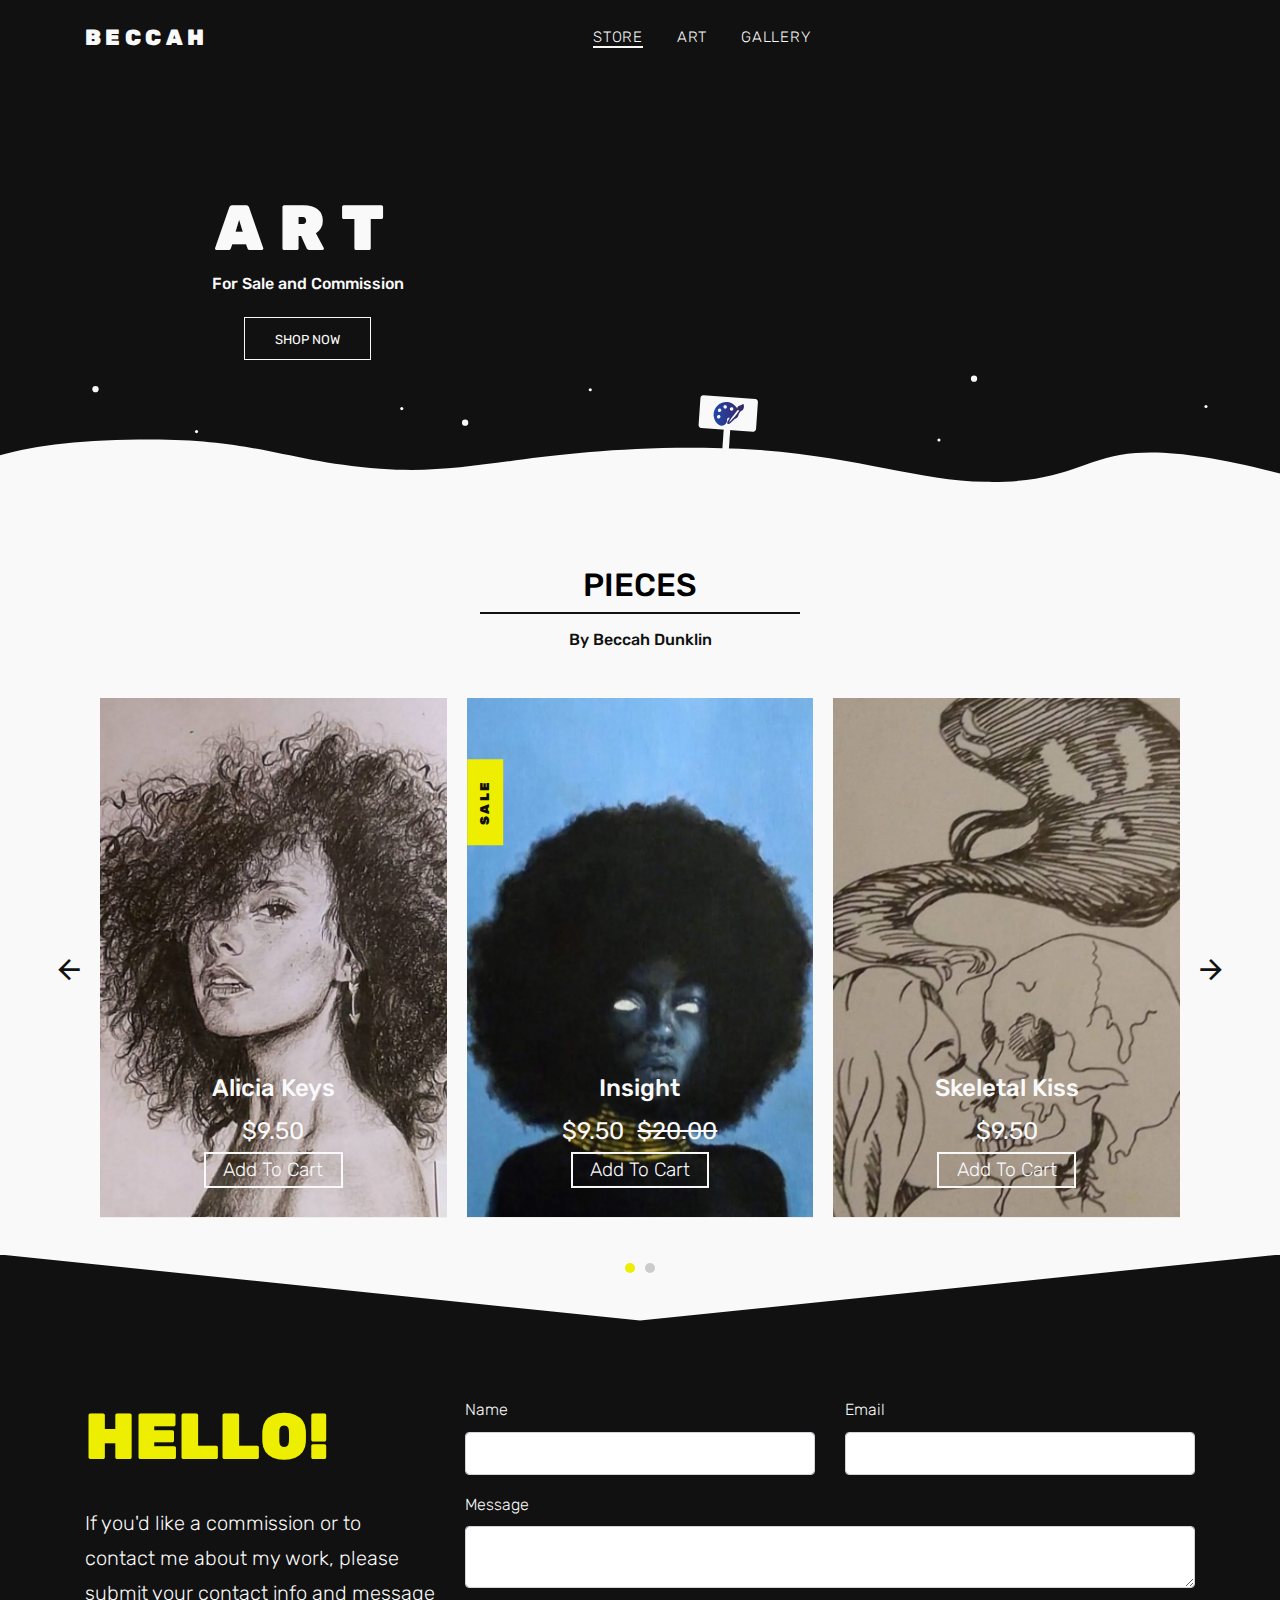
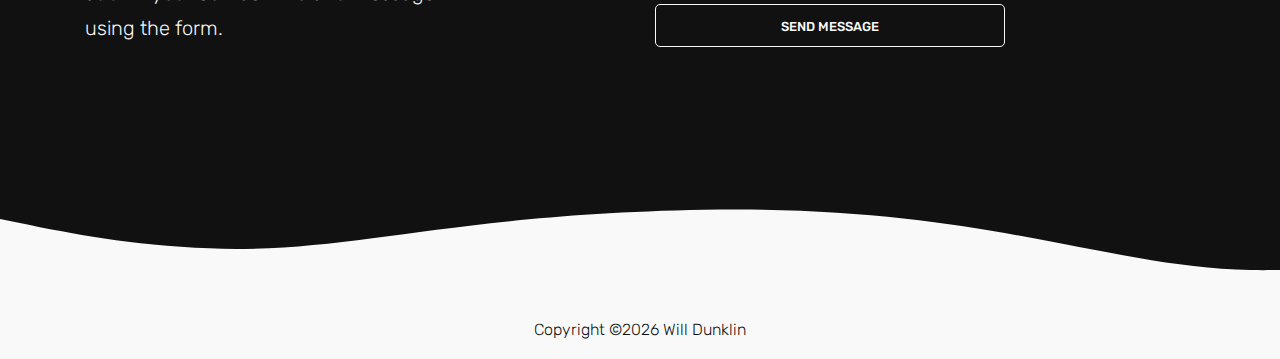
<file: index.html>
<!DOCTYPE html>
<html lang="en">
  <head>
    <title>Beccah Dunklin</title>
    <meta charset="utf-8">
    <meta name="viewport" content="width=device-width, initial-scale=1, shrink-to-fit=no">

    <link href="https://fonts.googleapis.com/css?family=Rubik:400,700" rel="stylesheet">
    <link rel="stylesheet" href="fonts/icomoon/style.css">

    <link rel="stylesheet" href="css/bootstrap.min.css">
    <link rel="stylesheet" href="css/magnific-popup.css">
    <link rel="stylesheet" href="css/jquery-ui.css">
    <link rel="stylesheet" href="css/owl.carousel.min.css">
    <link rel="stylesheet" href="css/owl.theme.default.min.css">


    <link rel="stylesheet" href="css/aos.css">

    <link rel="stylesheet" href="css/style.css">
  </head>

  <body>

  <div class="site-wrap">
    <div class="site-navbar bg-white py-2">
      <div class="search-wrap">
        <div class="container">
          <a href="#" class="search-close js-search-close"><span class="icon-close2"></span></a>
          <form action="#" method="post">
            <input type="text" class="form-control" placeholder="Search keyword and hit enter...">
          </form>
        </div>
      </div>

      <div class="container">
        <div class="d-flex align-items-center justify-content-between">
          <div class="logo">
            <div class="site-logo">
              <a href="bio.html" class="js-logo-clone active-page-parent"><p>Beccah</p></a>
            </div>
          </div>
          <div class="main-nav d-none d-lg-block">
            <nav class="site-navigation text-right text-md-center" role="navigation">
              <ul class="site-menu js-clone-nav d-none d-lg-block">
                <li><a href="index.html" class="active-page-parent">Store <div class="active-page"></div></a></li>
                <li><a href="tribute.html">Art</a></li>
                <li><a href="gallery.html">Gallery</a></li>
              </ul>
            </nav>
          </div>
          <div class="icons"></div>
        </div>
      </div>
    </div>

    <div class="site-blocks-cover" data-aos="fade">
      <div class="container">
        <div class="row align-items-center">
          <div class="col-lg-5 text-center">
            <div class="featured-hero-product w-100">
              <h1 class="mb-2">Art</h1>
              <h4>For Sale and Commission</h4>
              <a href="javascript:document.querySelector('.site-section').scrollIntoView({behavior: 'smooth'});" class="btn btn-outline-primary rounded-0">Shop Now</a>
            </div>
          </div>
          <div class="col-lg-7 align-self-end text-center text-lg-right">
          </div>
        </div>
      </div>
    </div>

    <div class="site-section">
      <div class="container">
        <div class="row">
          <div class="title-section text-center col-12">
            <h2 class="text-uppercase">Pieces</h2>
            <div class="site-section-line"><div></div></div>
            <h6>By Beccah Dunklin</h6>
          </div>
        </div>
        <div class="row">
          <div class="col-md-12 block-3 products-wrap">
            <div class="nonloop-block-3 owl-carousel">

              <div class="product">
                <a href="javascript:document.querySelector('.site-navbar').scrollIntoView({behavior: 'smooth'});" class="item">
                <img src="images/alicia.png" alt="Image" class="img-fluid">
                <div class="item-info">
                  <h3>Alicia Keys</h3>
                  <strong class="price">$9.50</strong>
                  <div class="button-wrap"><p class="button blue">Add To Cart</p></div>
                </div>
                </a>
              </div>

              <div class="product">
                <a href="javascript:document.querySelector('.site-navbar').scrollIntoView({behavior: 'smooth'});" class="item">
                <span class="tag">Sale</span>
                <img src="images/awaken.png" alt="Image" class="img-fluid">
                <div class="item-info">
                  <h3>Insight</h3>
                  <strong class="price">$9.50 <del>$20.00</del></strong>
                  <div class="button-wrap"><p class="button blue">Add To Cart</p></div>
                </div>
                </a>
              </div>

              <div class="product">
                <a href="javascript:document.querySelector('.site-navbar').scrollIntoView({behavior: 'smooth'});" class="item">
                <img src="images/kiss.png" alt="Image" class="img-fluid">
                <div class="item-info">
                  <h3>Skeletal Kiss</h3>
                  <strong class="price">$9.50</strong>
                  <div class="button-wrap"><p class="button blue">Add To Cart</p></div>
                </div>
                </a>
              </div>

              <div class="product">
                <a href="javascript:document.querySelector('.site-navbar').scrollIntoView({behavior: 'smooth'});" class="item">
                <img src="images/sitting.png" alt="Image" class="img-fluid">
                <div class="item-info">
                  <h3>Sitting Man</h3>
                  <strong class="price">$9.50</strong>
                  <div class="button-wrap"><p class="button blue">Add To Cart</p></div>
                </div>
                </a>
              </div>

              <div class="product">
                <a href="javascript:document.querySelector('.site-navbar').scrollIntoView({behavior: 'smooth'});" class="item">
                <span class="tag">Sale</span>
                <img src="images/standing.png" alt="Image" class="img-fluid">
                <div class="item-info">
                  <h3>Triumph</h3>
                  <strong class="price">$9.50 <del>$15.00</del></strong>
                  <div class="button-wrap"><p class="button blue">Add To Cart</p></div>
                </div>
                </a>
              </div>

            </div>
          </div>
        </div>
      </div>
    </div>

    <div class="site-blocks-cover site-blocks-blog" data-aos="fade">
      <div class="container">
        <div class="row align-items-center">
          <div class="col-md-4 blog">
            <h1>Hello!</h1>
            <p>If you'd like a commission or to contact me about my work, please submit your contact info and message using the form.</p>
          </div>
          <div class="col-md-8 blog">
            <form action="index.html" method="post">
              <div class="form-group row">
                <div class="col-md-6">
                  <label for="c_name">Name</label>
                  <input type="text" class="form-control" id="c_name" name="c_name">
                </div>
                <div class="col-md-6">
                  <label for="c_email">Email</label>
                  <input type="email" class="form-control" id="c_email" name="c_email" placeholder="">
                </div>
              </div>
              <div class="form-group row">
                <div class="col-md-12">
                  <label for="c_message">Message</label>
                  <textarea name="c_message" id="c_message" cols="30" rows="2" class="form-control"></textarea>
                </div>
              </div>
              <div class="form-group row">
                <div class="col-lg-3"></div>
                <div class="col-lg-6">
                  <input type="submit" class="btn btn-lg btn-block form-button" value="Send Message">
                </div>
              </div>
            </form>
          </div>
        </div>
      </div>
    </div>

    <footer class="site-footer custom-border-top">
      <div class="container">
        <div class="row text-center">
          <div class="col-md-12">
            <p>Copyright &copy;<script>document.write(new Date().getFullYear());</script> Will Dunklin</a></p>
          </div>
        </div>
    </footer>
  </div>

  <script src="js/jquery-3.3.1.min.js"></script>
  <script src="js/jquery-ui.js"></script>
  <script src="js/popper.min.js"></script>
  <script src="js/bootstrap.min.js"></script>
  <script src="js/owl.carousel.min.js"></script>
  <script src="js/jquery.magnific-popup.min.js"></script>
  <script src="js/aos.js"></script>

  <script src="js/main.js"></script>

  </body>
</html>
</file>
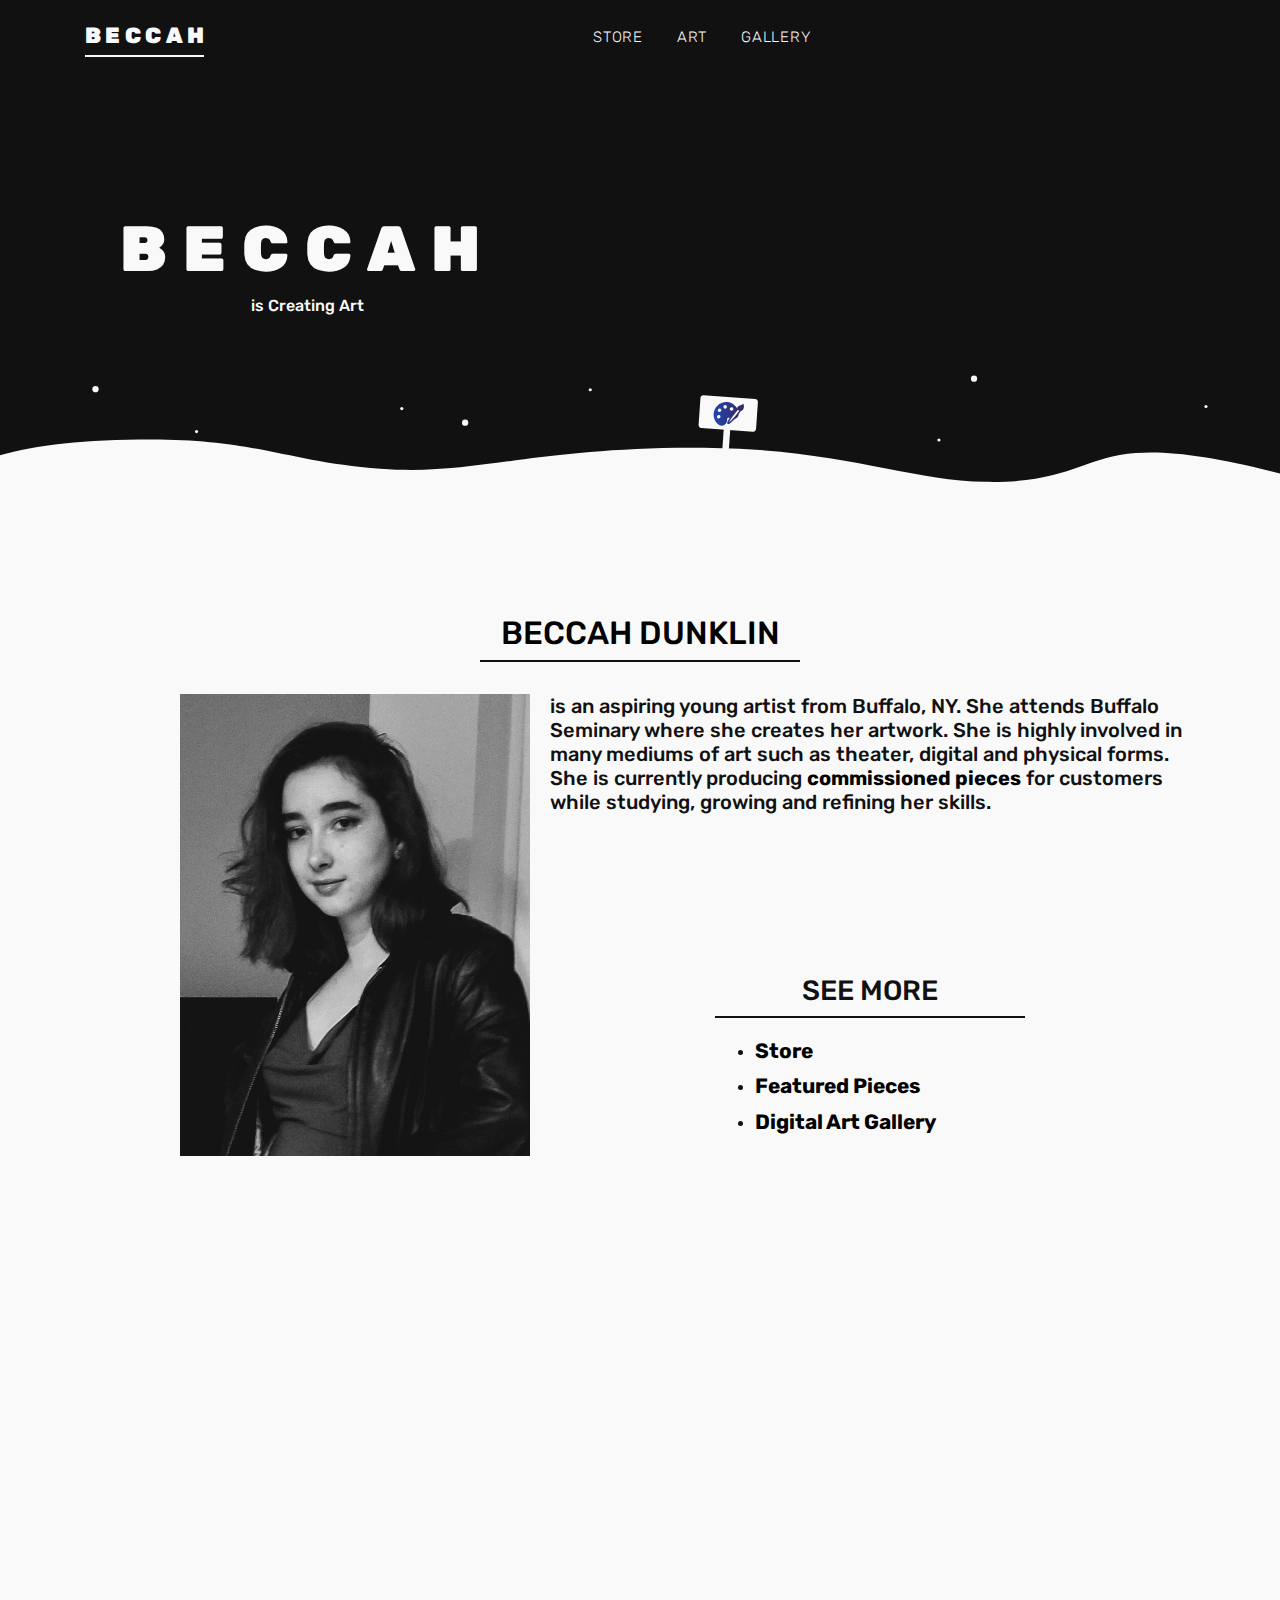
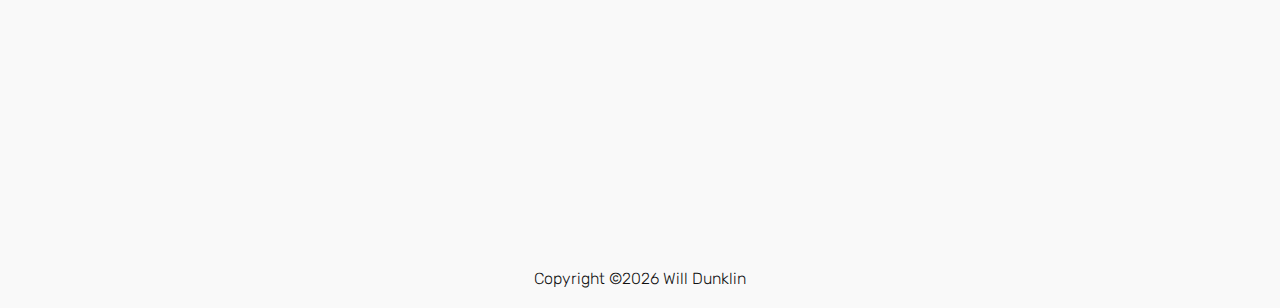
<file: bio.html>
<!DOCTYPE html>
<html lang="en">
  <head>
    <title>Beccah Dunklin</title>
    <meta charset="utf-8">
    <meta name="viewport" content="width=device-width, initial-scale=1, shrink-to-fit=no">

    <link href="https://fonts.googleapis.com/css?family=Rubik:400,700" rel="stylesheet">
    <link rel="stylesheet" href="fonts/icomoon/style.css">

    <link rel="stylesheet" href="css/bootstrap.min.css">
    <link rel="stylesheet" href="css/magnific-popup.css">
    <link rel="stylesheet" href="css/jquery-ui.css">
    <link rel="stylesheet" href="css/owl.carousel.min.css">
    <link rel="stylesheet" href="css/owl.theme.default.min.css">


    <link rel="stylesheet" href="css/aos.css">

    <link rel="stylesheet" href="css/style.css">
  </head>

  <body>

  <div class="site-wrap">
    <div class="site-navbar bg-white py-2">
      <div class="search-wrap">
        <div class="container">
          <a href="#" class="search-close js-search-close"><span class="icon-close2"></span></a>
          <form action="#" method="post">
            <input type="text" class="form-control" placeholder="Search keyword and hit enter...">
          </form>
        </div>
      </div>

      <div class="container">
        <div class="d-flex align-items-center justify-content-between">
          <div class="logo">
            <div class="site-logo">
              <a href="bio.html" class="js-logo-clone active-page-parent"><p>Beccah</p><div class="active-page"></div></a>
            </div>
          </div>
          <div class="main-nav d-none d-lg-block">
            <nav class="site-navigation text-right text-md-center" role="navigation">
              <ul class="site-menu js-clone-nav d-none d-lg-block">

                <li><a href="index.html">Store</a></li>
                <li><a href="tribute.html">Art</a></li>
                <li><a href="gallery.html">Gallery</a></li>
              </ul>
            </nav>
          </div>
          <div class="icons"></div>
        </div>
      </div>
    </div>

    <div class="site-blocks-cover" data-aos="fade">
      <div class="container">
        <div class="row align-items-center">
          <div class="col-lg-5 text-center">
            <div class="featured-hero-product w-100">
              <h1 class="mb-2">Beccah</h1>
              <h4>is Creating Art</h4>
            </div>
          </div>
          <div class="col-lg-7 align-self-end text-center text-lg-right">
          </div>
        </div>
      </div>
    </div>

    <div class="site-section">
      <div class="container bio-section">
        <div class="row">
          <div class="title-section text-center col-12">
            <h2 class="text-uppercase">Beccah Dunklin</h2>
            <div class="site-section-line"><div></div></div>
          </div>
        </div>
        <div class="row bio-row">
          <div class="col-md-1"></div>
          <div class="col-md-4 bio-img">
            <img src="images/beccah.jpg" alt="Image" class="img-fluid">
          </div>
          <div class="col-md-7 bio-text">
            <div class="row">
              <h5>is an aspiring young artist from Buffalo, NY. She attends Buffalo Seminary where she creates her artwork. She is highly involved in many mediums of art such as theater, digital and physical forms. She is currently producing <a href="index.html">commissioned pieces</a> for customers while studying, growing and refining her skills.</h5>
            </div>
            <div class="row see-more">
              <div class="col-md-3"></div>
              <div class="col-md-6">
                <h3 class="text-center text-uppercase">See More</h3>
                <div class="site-section-line"><div></div></div>
                <ul>
                  <li><a href="index.html">Store</a></li>
                  <li><a href="tribute.html">Featured Pieces</a></li>
                  <li><a href="gallery.html">Digital Art Gallery</a></li>
                </ul>
              </div>
            </div>
          </div>
        </div>

      </div>
    </div>

    <div class="site-blocks-cover site-blocks-blog" data-aos="fade">
      <div class="container">
        <div class="row align-items-center">
          <div class="col-md-4 blog">
            <h1>Hello!</h1>
            <p>If you'd like a commission or to contact me about my work, please submit your contact info and message using the form.</p>
          </div>
          <div class="col-md-8 blog">
            <form action="index.html" method="post">
              <div class="form-group row">
                <div class="col-md-6">
                  <label for="c_name">Name</label>
                  <input type="text" class="form-control" id="c_name" name="c_name">
                </div>
                <div class="col-md-6">
                  <label for="c_email">Email</label>
                  <input type="email" class="form-control" id="c_email" name="c_email" placeholder="">
                </div>
              </div>
              <div class="form-group row">
                <div class="col-md-12">
                  <label for="c_message">Message</label>
                  <textarea name="c_message" id="c_message" cols="30" rows="2" class="form-control"></textarea>
                </div>
              </div>
              <div class="form-group row">
                <div class="col-lg-3"></div>
                <div class="col-lg-6">
                  <input type="submit" class="btn btn-lg btn-block form-button" value="Send Message">
                </div>
              </div>
            </form>
          </div>
        </div>
      </div>
    </div>

    <footer class="site-footer custom-border-top">
      <div class="container">
        <div class="row text-center">
          <div class="col-md-12">
            <p>Copyright &copy;<script>document.write(new Date().getFullYear());</script> Will Dunklin</a></p>
          </div>
        </div>
    </footer>
  </div>

  <script src="js/jquery-3.3.1.min.js"></script>
  <script src="js/jquery-ui.js"></script>
  <script src="js/popper.min.js"></script>
  <script src="js/bootstrap.min.js"></script>
  <script src="js/owl.carousel.min.js"></script>
  <script src="js/jquery.magnific-popup.min.js"></script>
  <script src="js/aos.js"></script>

  <script src="js/main.js"></script>

  </body>
</html>
</file>
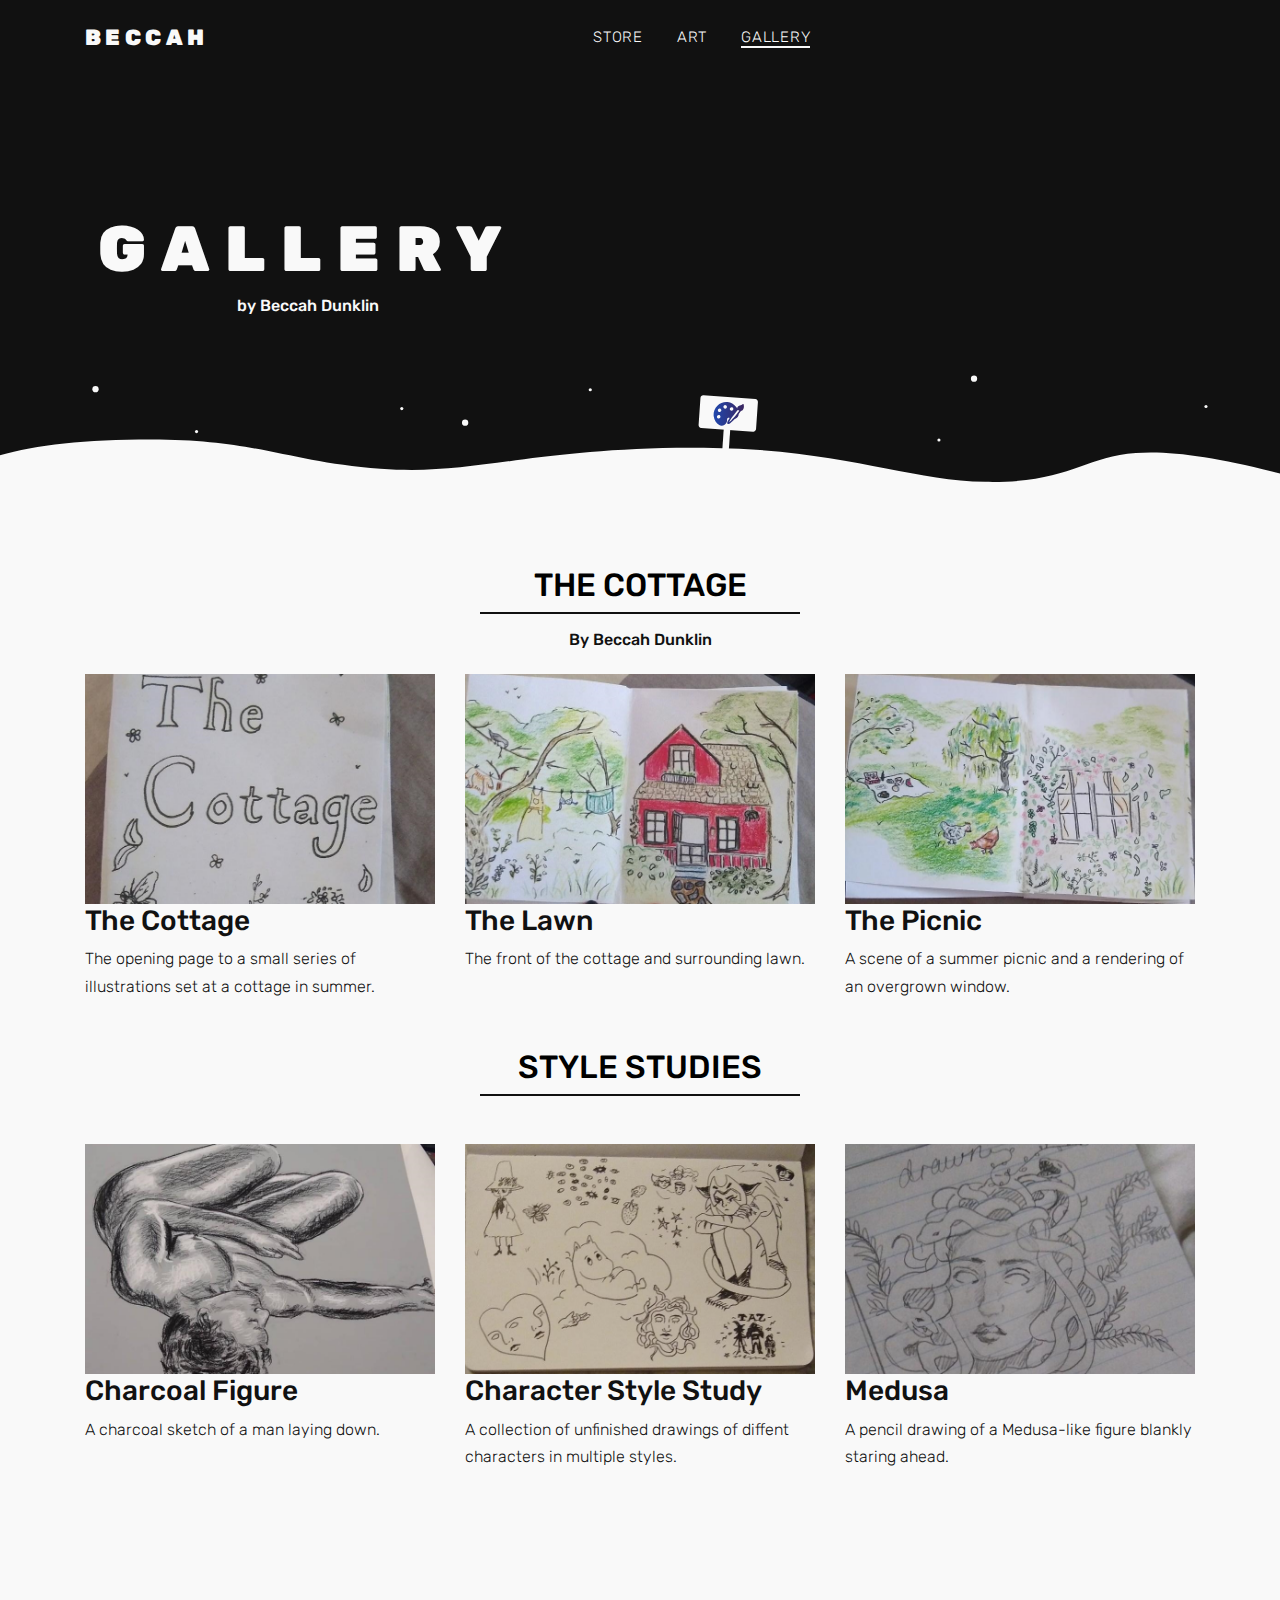
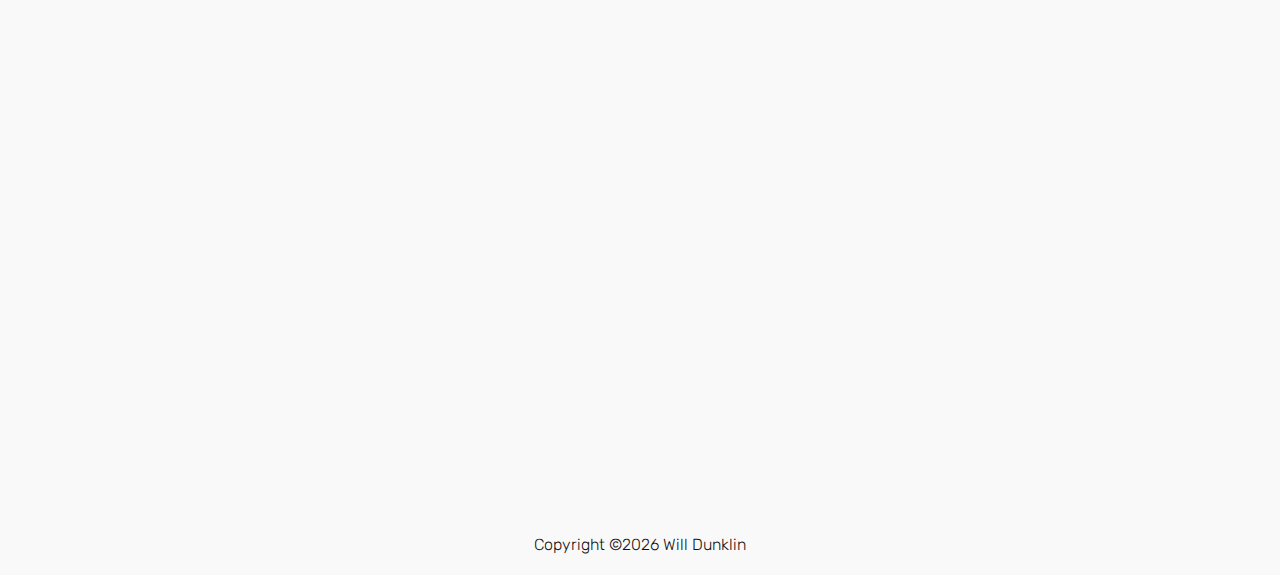
<file: gallery.html>
<!DOCTYPE html>
<html lang="en">
  <head>
    <title>Beccah Dunklin</title>
    <meta charset="utf-8">
    <meta name="viewport" content="width=device-width, initial-scale=1, shrink-to-fit=no">

    <link href="https://fonts.googleapis.com/css?family=Rubik:400,700" rel="stylesheet">
    <link rel="stylesheet" href="fonts/icomoon/style.css">

    <link rel="stylesheet" href="css/bootstrap.min.css">
    <link rel="stylesheet" href="css/magnific-popup.css">
    <link rel="stylesheet" href="css/jquery-ui.css">
    <link rel="stylesheet" href="css/owl.carousel.min.css">
    <link rel="stylesheet" href="css/owl.theme.default.min.css">


    <link rel="stylesheet" href="css/aos.css">

    <link rel="stylesheet" href="css/style.css">
  </head>

  <body>

  <div class="site-wrap">
    <div class="site-navbar bg-white py-2">
      <div class="search-wrap">
        <div class="container">
          <a href="#" class="search-close js-search-close"><span class="icon-close2"></span></a>
          <form action="#" method="post">
            <input type="text" class="form-control" placeholder="Search keyword and hit enter...">
          </form>
        </div>
      </div>

      <div class="container">
        <div class="d-flex align-items-center justify-content-between">
          <div class="logo">
            <div class="site-logo">
              <a href="bio.html" class="js-logo-clone active-page-parent"><p>Beccah</p></a>
            </div>
          </div>
          <div class="main-nav d-none d-lg-block">
            <nav class="site-navigation text-right text-md-center" role="navigation">
              <ul class="site-menu js-clone-nav d-none d-lg-block">

                <li><a href="index.html">Store</a></li>
                <li><a href="tribute.html">Art</a></li>
                <li><a href="gallery.html" class="active-page-parent">Gallery<div class="active-page"></div></a></li>
              </ul>
            </nav>
          </div>
          <div class="icons"></div>
        </div>
      </div>
    </div>

    <div class="site-blocks-cover" data-aos="fade">
      <div class="container">
        <div class="row align-items-center">
          <div class="col-lg-5 text-center">
            <div class="featured-hero-product w-100">
              <h1 class="mb-2">Gallery</h1>
              <h4>by Beccah Dunklin</h4>
            </div>
          </div>
          <div class="col-lg-7 align-self-end text-center text-lg-right">
          </div>
        </div>
      </div>
    </div>

    <div class="site-section">
      <div class="container gallery-wrapper">
        <div class="row">
          <div class="title-section text-center col-12">
            <h2 class="text-uppercase">The Cottage</h2>
            <div class="site-section-line"><div></div></div>
            <h6>By Beccah Dunklin</h6>
          </div>
        </div>
        <div class="row gallery-row">
          <div class="col-md-4">
            <div class="gallery-card">
              <img src="images/gallery/cottage.jpg" alt="Image" class="img-fluid">
              <h3>The Cottage</h3>
              <p>The opening page to a small series of illustrations set at a cottage in summer.</p>
            </div>
          </div>
          <div class="col-md-4">
            <div class="gallery-card">
              <img src="images/gallery/house.jpg" alt="Image" class="img-fluid">
              <h3>The Lawn</h3>
              <p>The front of the cottage and surrounding lawn.</p>
            </div>
          </div>
          <div class="col-md-4">
            <div class="gallery-card">
              <img src="images/gallery/picnic.jpg" alt="Image" class="img-fluid">
              <h3>The Picnic</h3>
              <p>A scene of a summer picnic and a rendering of an overgrown window.</p>
            </div>
          </div>
        </div>
        <div class="row gallery-row">
          <div class="title-section text-center col-12">
            <h2 class="text-uppercase">Style Studies</h2>
            <div class="site-section-line"><div></div></div>
          </div>
        </div>
        <div class="row gallery-row">
          <div class="col-md-4">
            <div class="gallery-card">
              <img src="images/gallery/laying.jpg" alt="Image" class="img-fluid">
              <h3>Charcoal Figure</h3>
              <p>A charcoal sketch of a man laying down.</p>
            </div>
          </div>
          <div class="col-md-4">
            <div class="gallery-card">
              <img src="images/gallery/characters.jpg" alt="Image" class="img-fluid">
              <h3>Character Style Study</h3>
              <p>A collection of unfinished drawings of diffent characters in multiple styles.</p>
            </div>
          </div>
          <div class="col-md-4">
            <div class="gallery-card">
              <img src="images/gallery/medusa.jpg" alt="Image" class="img-fluid">
              <h3>Medusa</h3>
              <p>A pencil drawing of a Medusa-like figure blankly staring ahead.</p>
            </div>
          </div>
        </div>
      </div>
    </div>

    <div class="site-blocks-cover site-blocks-blog" data-aos="fade">
      <div class="container">
        <div class="row align-items-center">
          <div class="col-md-4 blog">
            <h1>Hello!</h1>
            <p>If you'd like a commission or to contact me about my work, please submit your contact info and message using the form.</p>
          </div>
          <div class="col-md-8 blog">
            <form action="index.html" method="post">
              <div class="form-group row">
                <div class="col-md-6">
                  <label for="c_name">Name</label>
                  <input type="text" class="form-control" id="c_name" name="c_name">
                </div>
                <div class="col-md-6">
                  <label for="c_email">Email</label>
                  <input type="email" class="form-control" id="c_email" name="c_email" placeholder="">
                </div>
              </div>
              <div class="form-group row">
                <div class="col-md-12">
                  <label for="c_message">Message</label>
                  <textarea name="c_message" id="c_message" cols="30" rows="2" class="form-control"></textarea>
                </div>
              </div>
              <div class="form-group row">
                <div class="col-lg-3"></div>
                <div class="col-lg-6">
                  <input type="submit" class="btn btn-lg btn-block form-button" value="Send Message">
                </div>
              </div>
            </form>
          </div>
        </div>
      </div>
    </div>

    <footer class="site-footer custom-border-top">
      <div class="container">
        <div class="row text-center">
          <div class="col-md-12">
            <p>Copyright &copy;<script>document.write(new Date().getFullYear());</script> Will Dunklin</a></p>
          </div>
        </div>
    </footer>
  </div>

  <script src="js/jquery-3.3.1.min.js"></script>
  <script src="js/jquery-ui.js"></script>
  <script src="js/popper.min.js"></script>
  <script src="js/bootstrap.min.js"></script>
  <script src="js/owl.carousel.min.js"></script>
  <script src="js/jquery.magnific-popup.min.js"></script>
  <script src="js/aos.js"></script>

  <script src="js/main.js"></script>

  </body>
</html>
</file>
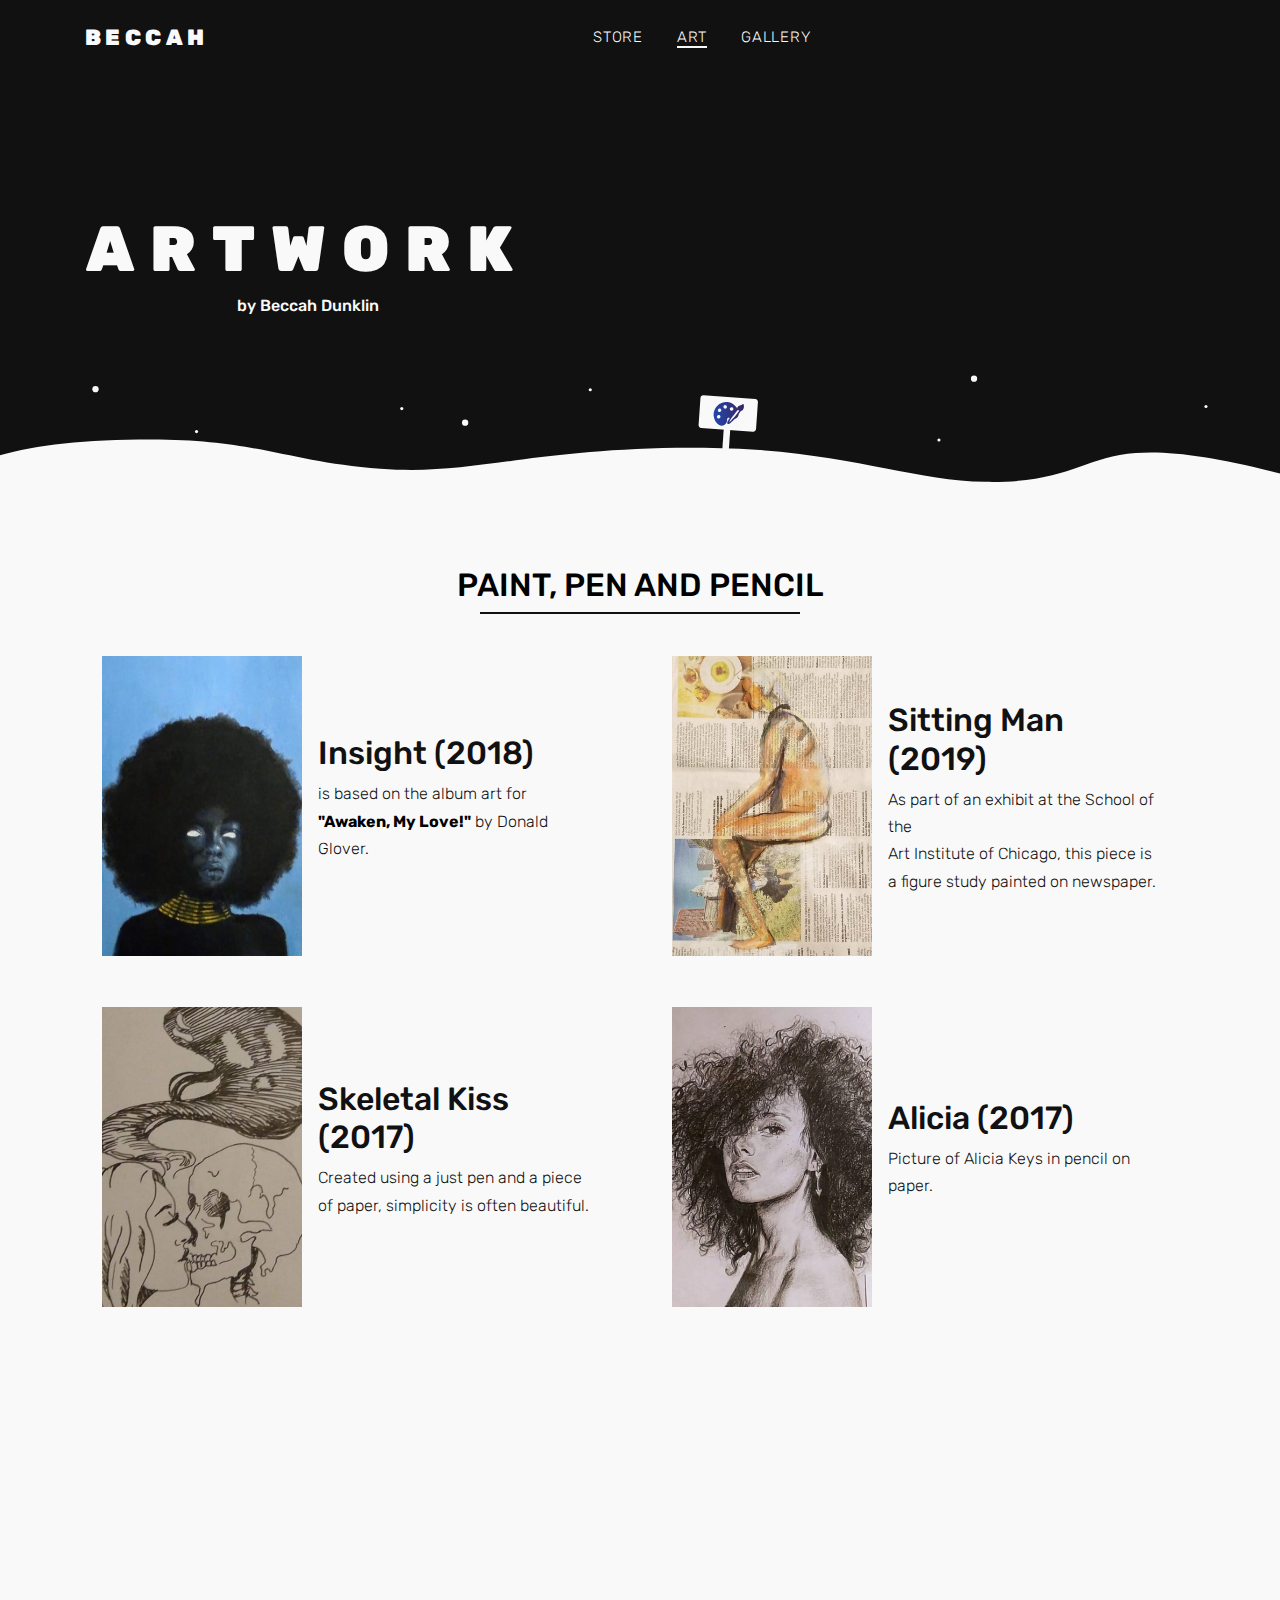
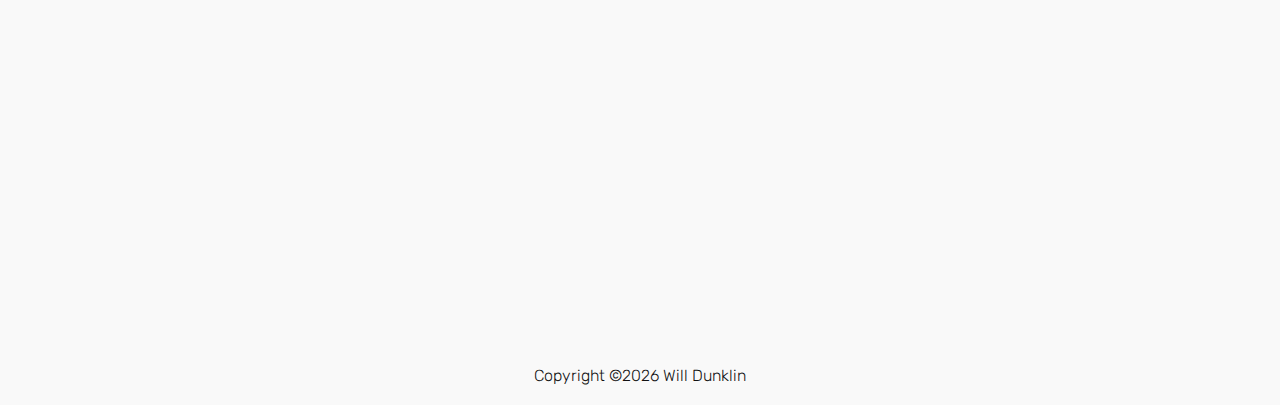
<file: tribute.html>
<!DOCTYPE html>
<html lang="en">
  <head>
    <title>Beccah Dunklin</title>
    <meta charset="utf-8">
    <meta name="viewport" content="width=device-width, initial-scale=1, shrink-to-fit=no">

    <link href="https://fonts.googleapis.com/css?family=Rubik:400,700" rel="stylesheet">
    <link rel="stylesheet" href="fonts/icomoon/style.css">

    <link rel="stylesheet" href="css/bootstrap.min.css">
    <link rel="stylesheet" href="css/magnific-popup.css">
    <link rel="stylesheet" href="css/jquery-ui.css">
    <link rel="stylesheet" href="css/owl.carousel.min.css">
    <link rel="stylesheet" href="css/owl.theme.default.min.css">


    <link rel="stylesheet" href="css/aos.css">

    <link rel="stylesheet" href="css/style.css">
  </head>

  <body>

  <div class="site-wrap">
    <div class="site-navbar bg-white py-2">
      <div class="search-wrap">
        <div class="container">
          <a href="#" class="search-close js-search-close"><span class="icon-close2"></span></a>
          <form action="#" method="post">
            <input type="text" class="form-control" placeholder="Search keyword and hit enter...">
          </form>
        </div>
      </div>

      <div class="container">
        <div class="d-flex align-items-center justify-content-between">
          <div class="logo">
            <div class="site-logo">
              <a href="bio.html" class="js-logo-clone active-page-parent"><p>Beccah</p></a>
            </div>
          </div>
          <div class="main-nav d-none d-lg-block">
            <nav class="site-navigation text-right text-md-center" role="navigation">
              <ul class="site-menu js-clone-nav d-none d-lg-block">

                <li><a href="index.html">Store</a></li>
                <li><a href="tribute.html" class="active-page-parent">Art<div class="active-page"></div></a></li>
                <li><a href="gallery.html">Gallery</a></li>
              </ul>
            </nav>
          </div>
          <div class="icons"></div>
        </div>
      </div>
    </div>

    <div class="site-blocks-cover" data-aos="fade">
      <div class="container">
        <div class="row align-items-center">
          <div class="col-lg-5 text-center">
            <div class="featured-hero-product w-100">
              <h1 class="mb-2">Artwork</h1>
              <h4>by Beccah Dunklin</h4>
            </div>
          </div>
          <div class="col-lg-7 align-self-end text-center text-lg-right">
          </div>
        </div>
      </div>
    </div>

    <div class="site-section">
      <div class="container">
        <div class="row">
          <div class="title-section text-center col-12">
            <h2 class="text-uppercase">Paint, Pen and Pencil</h2>
            <div class="site-section-line"><div></div></div>
          </div>
        </div>
        <div class="row tribute-item">
          <div class="col-lg-6">
            <div class="tribute-section">
              <img src="images/awaken.png" alt="Image" class="img-fluid">
              <div class="tribute-text">
                <h2>Insight (2018)</h2>
                <p>is based on the album art for
                <a href="https://en.wikipedia.org/wiki/%22Awaken,_My_Love!%22" target="_blank">"Awaken, My Love!"</a>
                by Donald Glover.</p>
              </div>
            </div>
          </div>
          <div class="col-lg-6">
            <div class="tribute-section">
              <img src="images/sitting.png" alt="Image" class="img-fluid">
              <div class="tribute-text">
                <h2>Sitting Man (2019)</h2>
                <p>As part of an exhibit at the School of the<br> Art Institute of Chicago, this piece is a figure study painted on newspaper.</p>
              </div>
            </div>
          </div>
        </div>
        <div class="row tribute-item">
          <div class="col-lg-6">
            <div class="tribute-section">
              <img src="images/kiss.png" alt="Image" class="img-fluid">
              <div class="tribute-text">
                <h2>Skeletal Kiss (2017)</h2>
                <p>Created using a just pen and a piece of paper, simplicity is often beautiful.</p>
              </div>
            </div>
          </div>
          <div class="col-lg-6">
            <div class="tribute-section">
              <img src="images/alicia.png" alt="Image" class="img-fluid">
              <div class="tribute-text">
                <h2>Alicia (2017)</h2>
                <p>Picture of Alicia Keys in pencil on paper.</p>
              </div>
            </div>
          </div>
        </div>
      </div>
    </div>

    <div class="site-blocks-cover site-blocks-blog" data-aos="fade">
      <div class="container">
        <div class="row align-items-center">
          <div class="col-md-4 blog">
            <h1>Hello!</h1>
            <p>If you'd like a commission or to contact me about my work, please submit your contact info and message using the form.</p>
          </div>
          <div class="col-md-8 blog">
            <form action="index.html" method="post">
              <div class="form-group row">
                <div class="col-md-6">
                  <label for="c_name">Name</label>
                  <input type="text" class="form-control" id="c_name" name="c_name">
                </div>
                <div class="col-md-6">
                  <label for="c_email">Email</label>
                  <input type="email" class="form-control" id="c_email" name="c_email" placeholder="">
                </div>
              </div>
              <div class="form-group row">
                <div class="col-md-12">
                  <label for="c_message">Message</label>
                  <textarea name="c_message" id="c_message" cols="30" rows="2" class="form-control"></textarea>
                </div>
              </div>
              <div class="form-group row">
                <div class="col-lg-3"></div>
                <div class="col-lg-6">
                  <input type="submit" class="btn btn-lg btn-block form-button" value="Send Message">
                </div>
              </div>
            </form>
          </div>
        </div>
      </div>
    </div>

    <footer class="site-footer custom-border-top">
      <div class="container">
        <div class="row text-center">
          <div class="col-md-12">
            <p>Copyright &copy;<script>document.write(new Date().getFullYear());</script> Will Dunklin</a></p>
          </div>
        </div>
    </footer>
  </div>

  <script src="js/jquery-3.3.1.min.js"></script>
  <script src="js/jquery-ui.js"></script>
  <script src="js/popper.min.js"></script>
  <script src="js/bootstrap.min.js"></script>
  <script src="js/owl.carousel.min.js"></script>
  <script src="js/jquery.magnific-popup.min.js"></script>
  <script src="js/aos.js"></script>

  <script src="js/main.js"></script>

  </body>
</html>
</file>
<file: fonts/icomoon/style.css>
@font-face {
  font-family: 'icomoon';
  src:  url('fonts/icomoon.eot?10si43');
  src:  url('fonts/icomoon.eot?10si43#iefix') format('embedded-opentype'),
    url('fonts/icomoon.ttf?10si43') format('truetype'),
    url('fonts/icomoon.woff?10si43') format('woff'),
    url('fonts/icomoon.svg?10si43#icomoon') format('svg');
  font-weight: normal;
  font-style: normal;
}

[class^="icon-"], [class*=" icon-"] {
  /* use !important to prevent issues with browser extensions that change fonts */
  font-family: 'icomoon' !important;
  speak: none;
  font-style: normal;
  font-weight: normal;
  font-variant: normal;
  text-transform: none;
  line-height: 1;

  /* Better Font Rendering =========== */
  -webkit-font-smoothing: antialiased;
  -moz-osx-font-smoothing: grayscale;
}

.icon-asterisk:before {
  content: "\f069";
}
.icon-plus:before {
  content: "\f067";
}
.icon-question:before {
  content: "\f128";
}
.icon-minus:before {
  content: "\f068";
}
.icon-glass:before {
  content: "\f000";
}
.icon-music:before {
  content: "\f001";
}
.icon-search:before {
  content: "\f002";
}
.icon-envelope-o:before {
  content: "\f003";
}
.icon-heart:before {
  content: "\f004";
}
.icon-star:before {
  content: "\f005";
}
.icon-star-o:before {
  content: "\f006";
}
.icon-user:before {
  content: "\f007";
}
.icon-film:before {
  content: "\f008";
}
.icon-th-large:before {
  content: "\f009";
}
.icon-th:before {
  content: "\f00a";
}
.icon-th-list:before {
  content: "\f00b";
}
.icon-check:before {
  content: "\f00c";
}
.icon-close:before {
  content: "\f00d";
}
.icon-remove:before {
  content: "\f00d";
}
.icon-times:before {
  content: "\f00d";
}
.icon-search-plus:before {
  content: "\f00e";
}
.icon-search-minus:before {
  content: "\f010";
}
.icon-power-off:before {
  content: "\f011";
}
.icon-signal:before {
  content: "\f012";
}
.icon-cog:before {
  content: "\f013";
}
.icon-gear:before {
  content: "\f013";
}
.icon-trash-o:before {
  content: "\f014";
}
.icon-home:before {
  content: "\f015";
}
.icon-file-o:before {
  content: "\f016";
}
.icon-clock-o:before {
  content: "\f017";
}
.icon-road:before {
  content: "\f018";
}
.icon-download:before {
  content: "\f019";
}
.icon-arrow-circle-o-down:before {
  content: "\f01a";
}
.icon-arrow-circle-o-up:before {
  content: "\f01b";
}
.icon-inbox:before {
  content: "\f01c";
}
.icon-play-circle-o:before {
  content: "\f01d";
}
.icon-repeat:before {
  content: "\f01e";
}
.icon-rotate-right:before {
  content: "\f01e";
}
.icon-refresh:before {
  content: "\f021";
}
.icon-list-alt:before {
  content: "\f022";
}
.icon-lock:before {
  content: "\f023";
}
.icon-flag:before {
  content: "\f024";
}
.icon-headphones:before {
  content: "\f025";
}
.icon-volume-off:before {
  content: "\f026";
}
.icon-volume-down:before {
  content: "\f027";
}
.icon-volume-up:before {
  content: "\f028";
}
.icon-qrcode:before {
  content: "\f029";
}
.icon-barcode:before {
  content: "\f02a";
}
.icon-tag:before {
  content: "\f02b";
}
.icon-tags:before {
  content: "\f02c";
}
.icon-book:before {
  content: "\f02d";
}
.icon-bookmark:before {
  content: "\f02e";
}
.icon-print:before {
  content: "\f02f";
}
.icon-camera:before {
  content: "\f030";
}
.icon-font:before {
  content: "\f031";
}
.icon-bold:before {
  content: "\f032";
}
.icon-italic:before {
  content: "\f033";
}
.icon-text-height:before {
  content: "\f034";
}
.icon-text-width:before {
  content: "\f035";
}
.icon-align-left:before {
  content: "\f036";
}
.icon-align-center:before {
  content: "\f037";
}
.icon-align-right:before {
  content: "\f038";
}
.icon-align-justify:before {
  content: "\f039";
}
.icon-list:before {
  content: "\f03a";
}
.icon-dedent:before {
  content: "\f03b";
}
.icon-outdent:before {
  content: "\f03b";
}
.icon-indent:before {
  content: "\f03c";
}
.icon-video-camera:before {
  content: "\f03d";
}
.icon-image:before {
  content: "\f03e";
}
.icon-photo:before {
  content: "\f03e";
}
.icon-picture-o:before {
  content: "\f03e";
}
.icon-pencil:before {
  content: "\f040";
}
.icon-map-marker:before {
  content: "\f041";
}
.icon-adjust:before {
  content: "\f042";
}
.icon-tint:before {
  content: "\f043";
}
.icon-edit:before {
  content: "\f044";
}
.icon-pencil-square-o:before {
  content: "\f044";
}
.icon-share-square-o:before {
  content: "\f045";
}
.icon-check-square-o:before {
  content: "\f046";
}
.icon-arrows:before {
  content: "\f047";
}
.icon-step-backward:before {
  content: "\f048";
}
.icon-fast-backward:before {
  content: "\f049";
}
.icon-backward:before {
  content: "\f04a";
}
.icon-play:before {
  content: "\f04b";
}
.icon-pause:before {
  content: "\f04c";
}
.icon-stop:before {
  content: "\f04d";
}
.icon-forward:before {
  content: "\f04e";
}
.icon-fast-forward:before {
  content: "\f050";
}
.icon-step-forward:before {
  content: "\f051";
}
.icon-eject:before {
  content: "\f052";
}
.icon-chevron-left:before {
  content: "\f053";
}
.icon-chevron-right:before {
  content: "\f054";
}
.icon-plus-circle:before {
  content: "\f055";
}
.icon-minus-circle:before {
  content: "\f056";
}
.icon-times-circle:before {
  content: "\f057";
}
.icon-check-circle:before {
  content: "\f058";
}
.icon-question-circle:before {
  content: "\f059";
}
.icon-info-circle:before {
  content: "\f05a";
}
.icon-crosshairs:before {
  content: "\f05b";
}
.icon-times-circle-o:before {
  content: "\f05c";
}
.icon-check-circle-o:before {
  content: "\f05d";
}
.icon-ban:before {
  content: "\f05e";
}
.icon-arrow-left:before {
  content: "\f060";
}
.icon-arrow-right:before {
  content: "\f061";
}
.icon-arrow-up:before {
  content: "\f062";
}
.icon-arrow-down:before {
  content: "\f063";
}
.icon-mail-forward:before {
  content: "\f064";
}
.icon-share:before {
  content: "\f064";
}
.icon-expand:before {
  content: "\f065";
}
.icon-compress:before {
  content: "\f066";
}
.icon-exclamation-circle:before {
  content: "\f06a";
}
.icon-gift:before {
  content: "\f06b";
}
.icon-leaf:before {
  content: "\f06c";
}
.icon-fire:before {
  content: "\f06d";
}
.icon-eye:before {
  content: "\f06e";
}
.icon-eye-slash:before {
  content: "\f070";
}
.icon-exclamation-triangle:before {
  content: "\f071";
}
.icon-warning:before {
  content: "\f071";
}
.icon-plane:before {
  content: "\f072";
}
.icon-calendar:before {
  content: "\f073";
}
.icon-random:before {
  content: "\f074";
}
.icon-comment:before {
  content: "\f075";
}
.icon-magnet:before {
  content: "\f076";
}
.icon-chevron-up:before {
  content: "\f077";
}
.icon-chevron-down:before {
  content: "\f078";
}
.icon-retweet:before {
  content: "\f079";
}
.icon-shopping-cart:before {
  content: "\f07a";
}
.icon-folder:before {
  content: "\f07b";
}
.icon-folder-open:before {
  content: "\f07c";
}
.icon-arrows-v:before {
  content: "\f07d";
}
.icon-arrows-h:before {
  content: "\f07e";
}
.icon-bar-chart:before {
  content: "\f080";
}
.icon-bar-chart-o:before {
  content: "\f080";
}
.icon-twitter-square:before {
  content: "\f081";
}
.icon-facebook-square:before {
  content: "\f082";
}
.icon-camera-retro:before {
  content: "\f083";
}
.icon-key:before {
  content: "\f084";
}
.icon-cogs:before {
  content: "\f085";
}
.icon-gears:before {
  content: "\f085";
}
.icon-comments:before {
  content: "\f086";
}
.icon-thumbs-o-up:before {
  content: "\f087";
}
.icon-thumbs-o-down:before {
  content: "\f088";
}
.icon-star-half:before {
  content: "\f089";
}
.icon-heart-o:before {
  content: "\f08a";
}
.icon-sign-out:before {
  content: "\f08b";
}
.icon-linkedin-square:before {
  content: "\f08c";
}
.icon-thumb-tack:before {
  content: "\f08d";
}
.icon-external-link:before {
  content: "\f08e";
}
.icon-sign-in:before {
  content: "\f090";
}
.icon-trophy:before {
  content: "\f091";
}
.icon-github-square:before {
  content: "\f092";
}
.icon-upload:before {
  content: "\f093";
}
.icon-lemon-o:before {
  content: "\f094";
}
.icon-phone:before {
  content: "\f095";
}
.icon-square-o:before {
  content: "\f096";
}
.icon-bookmark-o:before {
  content: "\f097";
}
.icon-phone-square:before {
  content: "\f098";
}
.icon-twitter:before {
  content: "\f099";
}
.icon-facebook:before {
  content: "\f09a";
}
.icon-facebook-f:before {
  content: "\f09a";
}
.icon-github:before {
  content: "\f09b";
}
.icon-unlock:before {
  content: "\f09c";
}
.icon-credit-card:before {
  content: "\f09d";
}
.icon-feed:before {
  content: "\f09e";
}
.icon-rss:before {
  content: "\f09e";
}
.icon-hdd-o:before {
  content: "\f0a0";
}
.icon-bullhorn:before {
  content: "\f0a1";
}
.icon-bell-o:before {
  content: "\f0a2";
}
.icon-certificate:before {
  content: "\f0a3";
}
.icon-hand-o-right:before {
  content: "\f0a4";
}
.icon-hand-o-left:before {
  content: "\f0a5";
}
.icon-hand-o-up:before {
  content: "\f0a6";
}
.icon-hand-o-down:before {
  content: "\f0a7";
}
.icon-arrow-circle-left:before {
  content: "\f0a8";
}
.icon-arrow-circle-right:before {
  content: "\f0a9";
}
.icon-arrow-circle-up:before {
  content: "\f0aa";
}
.icon-arrow-circle-down:before {
  content: "\f0ab";
}
.icon-globe:before {
  content: "\f0ac";
}
.icon-wrench:before {
  content: "\f0ad";
}
.icon-tasks:before {
  content: "\f0ae";
}
.icon-filter:before {
  content: "\f0b0";
}
.icon-briefcase:before {
  content: "\f0b1";
}
.icon-arrows-alt:before {
  content: "\f0b2";
}
.icon-group:before {
  content: "\f0c0";
}
.icon-users:before {
  content: "\f0c0";
}
.icon-chain:before {
  content: "\f0c1";
}
.icon-link:before {
  content: "\f0c1";
}
.icon-cloud:before {
  content: "\f0c2";
}
.icon-flask:before {
  content: "\f0c3";
}
.icon-cut:before {
  content: "\f0c4";
}
.icon-scissors:before {
  content: "\f0c4";
}
.icon-copy:before {
  content: "\f0c5";
}
.icon-files-o:before {
  content: "\f0c5";
}
.icon-paperclip:before {
  content: "\f0c6";
}
.icon-floppy-o:before {
  content: "\f0c7";
}
.icon-save:before {
  content: "\f0c7";
}
.icon-square:before {
  content: "\f0c8";
}
.icon-bars:before {
  content: "\f0c9";
}
.icon-navicon:before {
  content: "\f0c9";
}
.icon-reorder:before {
  content: "\f0c9";
}
.icon-list-ul:before {
  content: "\f0ca";
}
.icon-list-ol:before {
  content: "\f0cb";
}
.icon-strikethrough:before {
  content: "\f0cc";
}
.icon-underline:before {
  content: "\f0cd";
}
.icon-table:before {
  content: "\f0ce";
}
.icon-magic:before {
  content: "\f0d0";
}
.icon-truck:before {
  content: "\f0d1";
}
.icon-pinterest:before {
  content: "\f0d2";
}
.icon-pinterest-square:before {
  content: "\f0d3";
}
.icon-google-plus-square:before {
  content: "\f0d4";
}
.icon-google-plus:before {
  content: "\f0d5";
}
.icon-money:before {
  content: "\f0d6";
}
.icon-caret-down:before {
  content: "\f0d7";
}
.icon-caret-up:before {
  content: "\f0d8";
}
.icon-caret-left:before {
  content: "\f0d9";
}
.icon-caret-right:before {
  content: "\f0da";
}
.icon-columns:before {
  content: "\f0db";
}
.icon-sort:before {
  content: "\f0dc";
}
.icon-unsorted:before {
  content: "\f0dc";
}
.icon-sort-desc:before {
  content: "\f0dd";
}
.icon-sort-down:before {
  content: "\f0dd";
}
.icon-sort-asc:before {
  content: "\f0de";
}
.icon-sort-up:before {
  content: "\f0de";
}
.icon-envelope:before {
  content: "\f0e0";
}
.icon-linkedin:before {
  content: "\f0e1";
}
.icon-rotate-left:before {
  content: "\f0e2";
}
.icon-undo:before {
  content: "\f0e2";
}
.icon-gavel:before {
  content: "\f0e3";
}
.icon-legal:before {
  content: "\f0e3";
}
.icon-dashboard:before {
  content: "\f0e4";
}
.icon-tachometer:before {
  content: "\f0e4";
}
.icon-comment-o:before {
  content: "\f0e5";
}
.icon-comments-o:before {
  content: "\f0e6";
}
.icon-bolt:before {
  content: "\f0e7";
}
.icon-flash:before {
  content: "\f0e7";
}
.icon-sitemap:before {
  content: "\f0e8";
}
.icon-umbrella:before {
  content: "\f0e9";
}
.icon-clipboard:before {
  content: "\f0ea";
}
.icon-paste:before {
  content: "\f0ea";
}
.icon-lightbulb-o:before {
  content: "\f0eb";
}
.icon-exchange:before {
  content: "\f0ec";
}
.icon-cloud-download:before {
  content: "\f0ed";
}
.icon-cloud-upload:before {
  content: "\f0ee";
}
.icon-user-md:before {
  content: "\f0f0";
}
.icon-stethoscope:before {
  content: "\f0f1";
}
.icon-suitcase:before {
  content: "\f0f2";
}
.icon-bell:before {
  content: "\f0f3";
}
.icon-coffee:before {
  content: "\f0f4";
}
.icon-cutlery:before {
  content: "\f0f5";
}
.icon-file-text-o:before {
  content: "\f0f6";
}
.icon-building-o:before {
  content: "\f0f7";
}
.icon-hospital-o:before {
  content: "\f0f8";
}
.icon-ambulance:before {
  content: "\f0f9";
}
.icon-medkit:before {
  content: "\f0fa";
}
.icon-fighter-jet:before {
  content: "\f0fb";
}
.icon-beer:before {
  content: "\f0fc";
}
.icon-h-square:before {
  content: "\f0fd";
}
.icon-plus-square:before {
  content: "\f0fe";
}
.icon-angle-double-left:before {
  content: "\f100";
}
.icon-angle-double-right:before {
  content: "\f101";
}
.icon-angle-double-up:before {
  content: "\f102";
}
.icon-angle-double-down:before {
  content: "\f103";
}
.icon-angle-left:before {
  content: "\f104";
}
.icon-angle-right:before {
  content: "\f105";
}
.icon-angle-up:before {
  content: "\f106";
}
.icon-angle-down:before {
  content: "\f107";
}
.icon-desktop:before {
  content: "\f108";
}
.icon-laptop:before {
  content: "\f109";
}
.icon-tablet:before {
  content: "\f10a";
}
.icon-mobile:before {
  content: "\f10b";
}
.icon-mobile-phone:before {
  content: "\f10b";
}
.icon-circle-o:before {
  content: "\f10c";
}
.icon-quote-left:before {
  content: "\f10d";
}
.icon-quote-right:before {
  content: "\f10e";
}
.icon-spinner:before {
  content: "\f110";
}
.icon-circle:before {
  content: "\f111";
}
.icon-mail-reply:before {
  content: "\f112";
}
.icon-reply:before {
  content: "\f112";
}
.icon-github-alt:before {
  content: "\f113";
}
.icon-folder-o:before {
  content: "\f114";
}
.icon-folder-open-o:before {
  content: "\f115";
}
.icon-smile-o:before {
  content: "\f118";
}
.icon-frown-o:before {
  content: "\f119";
}
.icon-meh-o:before {
  content: "\f11a";
}
.icon-gamepad:before {
  content: "\f11b";
}
.icon-keyboard-o:before {
  content: "\f11c";
}
.icon-flag-o:before {
  content: "\f11d";
}
.icon-flag-checkered:before {
  content: "\f11e";
}
.icon-terminal:before {
  content: "\f120";
}
.icon-code:before {
  content: "\f121";
}
.icon-mail-reply-all:before {
  content: "\f122";
}
.icon-reply-all:before {
  content: "\f122";
}
.icon-star-half-empty:before {
  content: "\f123";
}
.icon-star-half-full:before {
  content: "\f123";
}
.icon-star-half-o:before {
  content: "\f123";
}
.icon-location-arrow:before {
  content: "\f124";
}
.icon-crop:before {
  content: "\f125";
}
.icon-code-fork:before {
  content: "\f126";
}
.icon-chain-broken:before {
  content: "\f127";
}
.icon-unlink:before {
  content: "\f127";
}
.icon-info:before {
  content: "\f129";
}
.icon-exclamation:before {
  content: "\f12a";
}
.icon-superscript:before {
  content: "\f12b";
}
.icon-subscript:before {
  content: "\f12c";
}
.icon-eraser:before {
  content: "\f12d";
}
.icon-puzzle-piece:before {
  content: "\f12e";
}
.icon-microphone:before {
  content: "\f130";
}
.icon-microphone-slash:before {
  content: "\f131";
}
.icon-shield:before {
  content: "\f132";
}
.icon-calendar-o:before {
  content: "\f133";
}
.icon-fire-extinguisher:before {
  content: "\f134";
}
.icon-rocket:before {
  content: "\f135";
}
.icon-maxcdn:before {
  content: "\f136";
}
.icon-chevron-circle-left:before {
  content: "\f137";
}
.icon-chevron-circle-right:before {
  content: "\f138";
}
.icon-chevron-circle-up:before {
  content: "\f139";
}
.icon-chevron-circle-down:before {
  content: "\f13a";
}
.icon-html5:before {
  content: "\f13b";
}
.icon-css3:before {
  content: "\f13c";
}
.icon-anchor:before {
  content: "\f13d";
}
.icon-unlock-alt:before {
  content: "\f13e";
}
.icon-bullseye:before {
  content: "\f140";
}
.icon-ellipsis-h:before {
  content: "\f141";
}
.icon-ellipsis-v:before {
  content: "\f142";
}
.icon-rss-square:before {
  content: "\f143";
}
.icon-play-circle:before {
  content: "\f144";
}
.icon-ticket:before {
  content: "\f145";
}
.icon-minus-square:before {
  content: "\f146";
}
.icon-minus-square-o:before {
  content: "\f147";
}
.icon-level-up:before {
  content: "\f148";
}
.icon-level-down:before {
  content: "\f149";
}
.icon-check-square:before {
  content: "\f14a";
}
.icon-pencil-square:before {
  content: "\f14b";
}
.icon-external-link-square:before {
  content: "\f14c";
}
.icon-share-square:before {
  content: "\f14d";
}
.icon-compass:before {
  content: "\f14e";
}
.icon-caret-square-o-down:before {
  content: "\f150";
}
.icon-toggle-down:before {
  content: "\f150";
}
.icon-caret-square-o-up:before {
  content: "\f151";
}
.icon-toggle-up:before {
  content: "\f151";
}
.icon-caret-square-o-right:before {
  content: "\f152";
}
.icon-toggle-right:before {
  content: "\f152";
}
.icon-eur:before {
  content: "\f153";
}
.icon-euro:before {
  content: "\f153";
}
.icon-gbp:before {
  content: "\f154";
}
.icon-dollar:before {
  content: "\f155";
}
.icon-usd:before {
  content: "\f155";
}
.icon-inr:before {
  content: "\f156";
}
.icon-rupee:before {
  content: "\f156";
}
.icon-cny:before {
  content: "\f157";
}
.icon-jpy:before {
  content: "\f157";
}
.icon-rmb:before {
  content: "\f157";
}
.icon-yen:before {
  content: "\f157";
}
.icon-rouble:before {
  content: "\f158";
}
.icon-rub:before {
  content: "\f158";
}
.icon-ruble:before {
  content: "\f158";
}
.icon-krw:before {
  content: "\f159";
}
.icon-won:before {
  content: "\f159";
}
.icon-bitcoin:before {
  content: "\f15a";
}
.icon-btc:before {
  content: "\f15a";
}
.icon-file:before {
  content: "\f15b";
}
.icon-file-text:before {
  content: "\f15c";
}
.icon-sort-alpha-asc:before {
  content: "\f15d";
}
.icon-sort-alpha-desc:before {
  content: "\f15e";
}
.icon-sort-amount-asc:before {
  content: "\f160";
}
.icon-sort-amount-desc:before {
  content: "\f161";
}
.icon-sort-numeric-asc:before {
  content: "\f162";
}
.icon-sort-numeric-desc:before {
  content: "\f163";
}
.icon-thumbs-up:before {
  content: "\f164";
}
.icon-thumbs-down:before {
  content: "\f165";
}
.icon-youtube-square:before {
  content: "\f166";
}
.icon-youtube:before {
  content: "\f167";
}
.icon-xing:before {
  content: "\f168";
}
.icon-xing-square:before {
  content: "\f169";
}
.icon-youtube-play:before {
  content: "\f16a";
}
.icon-dropbox:before {
  content: "\f16b";
}
.icon-stack-overflow:before {
  content: "\f16c";
}
.icon-instagram:before {
  content: "\f16d";
}
.icon-flickr:before {
  content: "\f16e";
}
.icon-adn:before {
  content: "\f170";
}
.icon-bitbucket:before {
  content: "\f171";
}
.icon-bitbucket-square:before {
  content: "\f172";
}
.icon-tumblr:before {
  content: "\f173";
}
.icon-tumblr-square:before {
  content: "\f174";
}
.icon-long-arrow-down:before {
  content: "\f175";
}
.icon-long-arrow-up:before {
  content: "\f176";
}
.icon-long-arrow-left:before {
  content: "\f177";
}
.icon-long-arrow-right:before {
  content: "\f178";
}
.icon-apple:before {
  content: "\f179";
}
.icon-windows:before {
  content: "\f17a";
}
.icon-android:before {
  content: "\f17b";
}
.icon-linux:before {
  content: "\f17c";
}
.icon-dribbble:before {
  content: "\f17d";
}
.icon-skype:before {
  content: "\f17e";
}
.icon-foursquare:before {
  content: "\f180";
}
.icon-trello:before {
  content: "\f181";
}
.icon-female:before {
  content: "\f182";
}
.icon-male:before {
  content: "\f183";
}
.icon-gittip:before {
  content: "\f184";
}
.icon-gratipay:before {
  content: "\f184";
}
.icon-sun-o:before {
  content: "\f185";
}
.icon-moon-o:before {
  content: "\f186";
}
.icon-archive:before {
  content: "\f187";
}
.icon-bug:before {
  content: "\f188";
}
.icon-vk:before {
  content: "\f189";
}
.icon-weibo:before {
  content: "\f18a";
}
.icon-renren:before {
  content: "\f18b";
}
.icon-pagelines:before {
  content: "\f18c";
}
.icon-stack-exchange:before {
  content: "\f18d";
}
.icon-arrow-circle-o-right:before {
  content: "\f18e";
}
.icon-arrow-circle-o-left:before {
  content: "\f190";
}
.icon-caret-square-o-left:before {
  content: "\f191";
}
.icon-toggle-left:before {
  content: "\f191";
}
.icon-dot-circle-o:before {
  content: "\f192";
}
.icon-wheelchair:before {
  content: "\f193";
}
.icon-vimeo-square:before {
  content: "\f194";
}
.icon-try:before {
  content: "\f195";
}
.icon-turkish-lira:before {
  content: "\f195";
}
.icon-plus-square-o:before {
  content: "\f196";
}
.icon-space-shuttle:before {
  content: "\f197";
}
.icon-slack:before {
  content: "\f198";
}
.icon-envelope-square:before {
  content: "\f199";
}
.icon-wordpress:before {
  content: "\f19a";
}
.icon-openid:before {
  content: "\f19b";
}
.icon-bank:before {
  content: "\f19c";
}
.icon-institution:before {
  content: "\f19c";
}
.icon-university:before {
  content: "\f19c";
}
.icon-graduation-cap:before {
  content: "\f19d";
}
.icon-mortar-board:before {
  content: "\f19d";
}
.icon-yahoo:before {
  content: "\f19e";
}
.icon-google:before {
  content: "\f1a0";
}
.icon-reddit:before {
  content: "\f1a1";
}
.icon-reddit-square:before {
  content: "\f1a2";
}
.icon-stumbleupon-circle:before {
  content: "\f1a3";
}
.icon-stumbleupon:before {
  content: "\f1a4";
}
.icon-delicious:before {
  content: "\f1a5";
}
.icon-digg:before {
  content: "\f1a6";
}
.icon-pied-piper-pp:before {
  content: "\f1a7";
}
.icon-pied-piper-alt:before {
  content: "\f1a8";
}
.icon-drupal:before {
  content: "\f1a9";
}
.icon-joomla:before {
  content: "\f1aa";
}
.icon-language:before {
  content: "\f1ab";
}
.icon-fax:before {
  content: "\f1ac";
}
.icon-building:before {
  content: "\f1ad";
}
.icon-child:before {
  content: "\f1ae";
}
.icon-paw:before {
  content: "\f1b0";
}
.icon-spoon:before {
  content: "\f1b1";
}
.icon-cube:before {
  content: "\f1b2";
}
.icon-cubes:before {
  content: "\f1b3";
}
.icon-behance:before {
  content: "\f1b4";
}
.icon-behance-square:before {
  content: "\f1b5";
}
.icon-steam:before {
  content: "\f1b6";
}
.icon-steam-square:before {
  content: "\f1b7";
}
.icon-recycle:before {
  content: "\f1b8";
}
.icon-automobile:before {
  content: "\f1b9";
}
.icon-car:before {
  content: "\f1b9";
}
.icon-cab:before {
  content: "\f1ba";
}
.icon-taxi:before {
  content: "\f1ba";
}
.icon-tree:before {
  content: "\f1bb";
}
.icon-spotify:before {
  content: "\f1bc";
}
.icon-deviantart:before {
  content: "\f1bd";
}
.icon-soundcloud:before {
  content: "\f1be";
}
.icon-database:before {
  content: "\f1c0";
}
.icon-file-pdf-o:before {
  content: "\f1c1";
}
.icon-file-word-o:before {
  content: "\f1c2";
}
.icon-file-excel-o:before {
  content: "\f1c3";
}
.icon-file-powerpoint-o:before {
  content: "\f1c4";
}
.icon-file-image-o:before {
  content: "\f1c5";
}
.icon-file-photo-o:before {
  content: "\f1c5";
}
.icon-file-picture-o:before {
  content: "\f1c5";
}
.icon-file-archive-o:before {
  content: "\f1c6";
}
.icon-file-zip-o:before {
  content: "\f1c6";
}
.icon-file-audio-o:before {
  content: "\f1c7";
}
.icon-file-sound-o:before {
  content: "\f1c7";
}
.icon-file-movie-o:before {
  content: "\f1c8";
}
.icon-file-video-o:before {
  content: "\f1c8";
}
.icon-file-code-o:before {
  content: "\f1c9";
}
.icon-vine:before {
  content: "\f1ca";
}
.icon-codepen:before {
  content: "\f1cb";
}
.icon-jsfiddle:before {
  content: "\f1cc";
}
.icon-life-bouy:before {
  content: "\f1cd";
}
.icon-life-buoy:before {
  content: "\f1cd";
}
.icon-life-ring:before {
  content: "\f1cd";
}
.icon-life-saver:before {
  content: "\f1cd";
}
.icon-support:before {
  content: "\f1cd";
}
.icon-circle-o-notch:before {
  content: "\f1ce";
}
.icon-ra:before {
  content: "\f1d0";
}
.icon-rebel:before {
  content: "\f1d0";
}
.icon-resistance:before {
  content: "\f1d0";
}
.icon-empire:before {
  content: "\f1d1";
}
.icon-ge:before {
  content: "\f1d1";
}
.icon-git-square:before {
  content: "\f1d2";
}
.icon-git:before {
  content: "\f1d3";
}
.icon-hacker-news:before {
  content: "\f1d4";
}
.icon-y-combinator-square:before {
  content: "\f1d4";
}
.icon-yc-square:before {
  content: "\f1d4";
}
.icon-tencent-weibo:before {
  content: "\f1d5";
}
.icon-qq:before {
  content: "\f1d6";
}
.icon-wechat:before {
  content: "\f1d7";
}
.icon-weixin:before {
  content: "\f1d7";
}
.icon-paper-plane:before {
  content: "\f1d8";
}
.icon-send:before {
  content: "\f1d8";
}
.icon-paper-plane-o:before {
  content: "\f1d9";
}
.icon-send-o:before {
  content: "\f1d9";
}
.icon-history:before {
  content: "\f1da";
}
.icon-circle-thin:before {
  content: "\f1db";
}
.icon-header:before {
  content: "\f1dc";
}
.icon-paragraph:before {
  content: "\f1dd";
}
.icon-sliders:before {
  content: "\f1de";
}
.icon-share-alt:before {
  content: "\f1e0";
}
.icon-share-alt-square:before {
  content: "\f1e1";
}
.icon-bomb:before {
  content: "\f1e2";
}
.icon-futbol-o:before {
  content: "\f1e3";
}
.icon-soccer-ball-o:before {
  content: "\f1e3";
}
.icon-tty:before {
  content: "\f1e4";
}
.icon-binoculars:before {
  content: "\f1e5";
}
.icon-plug:before {
  content: "\f1e6";
}
.icon-slideshare:before {
  content: "\f1e7";
}
.icon-twitch:before {
  content: "\f1e8";
}
.icon-yelp:before {
  content: "\f1e9";
}
.icon-newspaper-o:before {
  content: "\f1ea";
}
.icon-wifi:before {
  content: "\f1eb";
}
.icon-calculator:before {
  content: "\f1ec";
}
.icon-paypal:before {
  content: "\f1ed";
}
.icon-google-wallet:before {
  content: "\f1ee";
}
.icon-cc-visa:before {
  content: "\f1f0";
}
.icon-cc-mastercard:before {
  content: "\f1f1";
}
.icon-cc-discover:before {
  content: "\f1f2";
}
.icon-cc-amex:before {
  content: "\f1f3";
}
.icon-cc-paypal:before {
  content: "\f1f4";
}
.icon-cc-stripe:before {
  content: "\f1f5";
}
.icon-bell-slash:before {
  content: "\f1f6";
}
.icon-bell-slash-o:before {
  content: "\f1f7";
}
.icon-trash:before {
  content: "\f1f8";
}
.icon-copyright:before {
  content: "\f1f9";
}
.icon-at:before {
  content: "\f1fa";
}
.icon-eyedropper:before {
  content: "\f1fb";
}
.icon-paint-brush:before {
  content: "\f1fc";
}
.icon-birthday-cake:before {
  content: "\f1fd";
}
.icon-area-chart:before {
  content: "\f1fe";
}
.icon-pie-chart:before {
  content: "\f200";
}
.icon-line-chart:before {
  content: "\f201";
}
.icon-lastfm:before {
  content: "\f202";
}
.icon-lastfm-square:before {
  content: "\f203";
}
.icon-toggle-off:before {
  content: "\f204";
}
.icon-toggle-on:before {
  content: "\f205";
}
.icon-bicycle:before {
  content: "\f206";
}
.icon-bus:before {
  content: "\f207";
}
.icon-ioxhost:before {
  content: "\f208";
}
.icon-angellist:before {
  content: "\f209";
}
.icon-cc:before {
  content: "\f20a";
}
.icon-ils:before {
  content: "\f20b";
}
.icon-shekel:before {
  content: "\f20b";
}
.icon-sheqel:before {
  content: "\f20b";
}
.icon-meanpath:before {
  content: "\f20c";
}
.icon-buysellads:before {
  content: "\f20d";
}
.icon-connectdevelop:before {
  content: "\f20e";
}
.icon-dashcube:before {
  content: "\f210";
}
.icon-forumbee:before {
  content: "\f211";
}
.icon-leanpub:before {
  content: "\f212";
}
.icon-sellsy:before {
  content: "\f213";
}
.icon-shirtsinbulk:before {
  content: "\f214";
}
.icon-simplybuilt:before {
  content: "\f215";
}
.icon-skyatlas:before {
  content: "\f216";
}
.icon-cart-plus:before {
  content: "\f217";
}
.icon-cart-arrow-down:before {
  content: "\f218";
}
.icon-diamond:before {
  content: "\f219";
}
.icon-ship:before {
  content: "\f21a";
}
.icon-user-secret:before {
  content: "\f21b";
}
.icon-motorcycle:before {
  content: "\f21c";
}
.icon-street-view:before {
  content: "\f21d";
}
.icon-heartbeat:before {
  content: "\f21e";
}
.icon-venus:before {
  content: "\f221";
}
.icon-mars:before {
  content: "\f222";
}
.icon-mercury:before {
  content: "\f223";
}
.icon-intersex:before {
  content: "\f224";
}
.icon-transgender:before {
  content: "\f224";
}
.icon-transgender-alt:before {
  content: "\f225";
}
.icon-venus-double:before {
  content: "\f226";
}
.icon-mars-double:before {
  content: "\f227";
}
.icon-venus-mars:before {
  content: "\f228";
}
.icon-mars-stroke:before {
  content: "\f229";
}
.icon-mars-stroke-v:before {
  content: "\f22a";
}
.icon-mars-stroke-h:before {
  content: "\f22b";
}
.icon-neuter:before {
  content: "\f22c";
}
.icon-genderless:before {
  content: "\f22d";
}
.icon-facebook-official:before {
  content: "\f230";
}
.icon-pinterest-p:before {
  content: "\f231";
}
.icon-whatsapp:before {
  content: "\f232";
}
.icon-server:before {
  content: "\f233";
}
.icon-user-plus:before {
  content: "\f234";
}
.icon-user-times:before {
  content: "\f235";
}
.icon-bed:before {
  content: "\f236";
}
.icon-hotel:before {
  content: "\f236";
}
.icon-viacoin:before {
  content: "\f237";
}
.icon-train:before {
  content: "\f238";
}
.icon-subway:before {
  content: "\f239";
}
.icon-medium:before {
  content: "\f23a";
}
.icon-y-combinator:before {
  content: "\f23b";
}
.icon-yc:before {
  content: "\f23b";
}
.icon-optin-monster:before {
  content: "\f23c";
}
.icon-opencart:before {
  content: "\f23d";
}
.icon-expeditedssl:before {
  content: "\f23e";
}
.icon-battery:before {
  content: "\f240";
}
.icon-battery-4:before {
  content: "\f240";
}
.icon-battery-full:before {
  content: "\f240";
}
.icon-battery-3:before {
  content: "\f241";
}
.icon-battery-three-quarters:before {
  content: "\f241";
}
.icon-battery-2:before {
  content: "\f242";
}
.icon-battery-half:before {
  content: "\f242";
}
.icon-battery-1:before {
  content: "\f243";
}
.icon-battery-quarter:before {
  content: "\f243";
}
.icon-battery-0:before {
  content: "\f244";
}
.icon-battery-empty:before {
  content: "\f244";
}
.icon-mouse-pointer:before {
  content: "\f245";
}
.icon-i-cursor:before {
  content: "\f246";
}
.icon-object-group:before {
  content: "\f247";
}
.icon-object-ungroup:before {
  content: "\f248";
}
.icon-sticky-note:before {
  content: "\f249";
}
.icon-sticky-note-o:before {
  content: "\f24a";
}
.icon-cc-jcb:before {
  content: "\f24b";
}
.icon-cc-diners-club:before {
  content: "\f24c";
}
.icon-clone:before {
  content: "\f24d";
}
.icon-balance-scale:before {
  content: "\f24e";
}
.icon-hourglass-o:before {
  content: "\f250";
}
.icon-hourglass-1:before {
  content: "\f251";
}
.icon-hourglass-start:before {
  content: "\f251";
}
.icon-hourglass-2:before {
  content: "\f252";
}
.icon-hourglass-half:before {
  content: "\f252";
}
.icon-hourglass-3:before {
  content: "\f253";
}
.icon-hourglass-end:before {
  content: "\f253";
}
.icon-hourglass:before {
  content: "\f254";
}
.icon-hand-grab-o:before {
  content: "\f255";
}
.icon-hand-rock-o:before {
  content: "\f255";
}
.icon-hand-paper-o:before {
  content: "\f256";
}
.icon-hand-stop-o:before {
  content: "\f256";
}
.icon-hand-scissors-o:before {
  content: "\f257";
}
.icon-hand-lizard-o:before {
  content: "\f258";
}
.icon-hand-spock-o:before {
  content: "\f259";
}
.icon-hand-pointer-o:before {
  content: "\f25a";
}
.icon-hand-peace-o:before {
  content: "\f25b";
}
.icon-trademark:before {
  content: "\f25c";
}
.icon-registered:before {
  content: "\f25d";
}
.icon-creative-commons:before {
  content: "\f25e";
}
.icon-gg:before {
  content: "\f260";
}
.icon-gg-circle:before {
  content: "\f261";
}
.icon-tripadvisor:before {
  content: "\f262";
}
.icon-odnoklassniki:before {
  content: "\f263";
}
.icon-odnoklassniki-square:before {
  content: "\f264";
}
.icon-get-pocket:before {
  content: "\f265";
}
.icon-wikipedia-w:before {
  content: "\f266";
}
.icon-safari:before {
  content: "\f267";
}
.icon-chrome:before {
  content: "\f268";
}
.icon-firefox:before {
  content: "\f269";
}
.icon-opera:before {
  content: "\f26a";
}
.icon-internet-explorer:before {
  content: "\f26b";
}
.icon-television:before {
  content: "\f26c";
}
.icon-tv:before {
  content: "\f26c";
}
.icon-contao:before {
  content: "\f26d";
}
.icon-500px:before {
  content: "\f26e";
}
.icon-amazon:before {
  content: "\f270";
}
.icon-calendar-plus-o:before {
  content: "\f271";
}
.icon-calendar-minus-o:before {
  content: "\f272";
}
.icon-calendar-times-o:before {
  content: "\f273";
}
.icon-calendar-check-o:before {
  content: "\f274";
}
.icon-industry:before {
  content: "\f275";
}
.icon-map-pin:before {
  content: "\f276";
}
.icon-map-signs:before {
  content: "\f277";
}
.icon-map-o:before {
  content: "\f278";
}
.icon-map:before {
  content: "\f279";
}
.icon-commenting:before {
  content: "\f27a";
}
.icon-commenting-o:before {
  content: "\f27b";
}
.icon-houzz:before {
  content: "\f27c";
}
.icon-vimeo:before {
  content: "\f27d";
}
.icon-black-tie:before {
  content: "\f27e";
}
.icon-fonticons:before {
  content: "\f280";
}
.icon-reddit-alien:before {
  content: "\f281";
}
.icon-edge:before {
  content: "\f282";
}
.icon-credit-card-alt:before {
  content: "\f283";
}
.icon-codiepie:before {
  content: "\f284";
}
.icon-modx:before {
  content: "\f285";
}
.icon-fort-awesome:before {
  content: "\f286";
}
.icon-usb:before {
  content: "\f287";
}
.icon-product-hunt:before {
  content: "\f288";
}
.icon-mixcloud:before {
  content: "\f289";
}
.icon-scribd:before {
  content: "\f28a";
}
.icon-pause-circle:before {
  content: "\f28b";
}
.icon-pause-circle-o:before {
  content: "\f28c";
}
.icon-stop-circle:before {
  content: "\f28d";
}
.icon-stop-circle-o:before {
  content: "\f28e";
}
.icon-shopping-bag:before {
  content: "\f290";
}
.icon-shopping-basket:before {
  content: "\f291";
}
.icon-hashtag:before {
  content: "\f292";
}
.icon-bluetooth:before {
  content: "\f293";
}
.icon-bluetooth-b:before {
  content: "\f294";
}
.icon-percent:before {
  content: "\f295";
}
.icon-gitlab:before {
  content: "\f296";
}
.icon-wpbeginner:before {
  content: "\f297";
}
.icon-wpforms:before {
  content: "\f298";
}
.icon-envira:before {
  content: "\f299";
}
.icon-universal-access:before {
  content: "\f29a";
}
.icon-wheelchair-alt:before {
  content: "\f29b";
}
.icon-question-circle-o:before {
  content: "\f29c";
}
.icon-blind:before {
  content: "\f29d";
}
.icon-audio-description:before {
  content: "\f29e";
}
.icon-volume-control-phone:before {
  content: "\f2a0";
}
.icon-braille:before {
  content: "\f2a1";
}
.icon-assistive-listening-systems:before {
  content: "\f2a2";
}
.icon-american-sign-language-interpreting:before {
  content: "\f2a3";
}
.icon-asl-interpreting:before {
  content: "\f2a3";
}
.icon-deaf:before {
  content: "\f2a4";
}
.icon-deafness:before {
  content: "\f2a4";
}
.icon-hard-of-hearing:before {
  content: "\f2a4";
}
.icon-glide:before {
  content: "\f2a5";
}
.icon-glide-g:before {
  content: "\f2a6";
}
.icon-sign-language:before {
  content: "\f2a7";
}
.icon-signing:before {
  content: "\f2a7";
}
.icon-low-vision:before {
  content: "\f2a8";
}
.icon-viadeo:before {
  content: "\f2a9";
}
.icon-viadeo-square:before {
  content: "\f2aa";
}
.icon-snapchat:before {
  content: "\f2ab";
}
.icon-snapchat-ghost:before {
  content: "\f2ac";
}
.icon-snapchat-square:before {
  content: "\f2ad";
}
.icon-pied-piper:before {
  content: "\f2ae";
}
.icon-first-order:before {
  content: "\f2b0";
}
.icon-yoast:before {
  content: "\f2b1";
}
.icon-themeisle:before {
  content: "\f2b2";
}
.icon-google-plus-circle:before {
  content: "\f2b3";
}
.icon-google-plus-official:before {
  content: "\f2b3";
}
.icon-fa:before {
  content: "\f2b4";
}
.icon-font-awesome:before {
  content: "\f2b4";
}
.icon-handshake-o:before {
  content: "\f2b5";
}
.icon-envelope-open:before {
  content: "\f2b6";
}
.icon-envelope-open-o:before {
  content: "\f2b7";
}
.icon-linode:before {
  content: "\f2b8";
}
.icon-address-book:before {
  content: "\f2b9";
}
.icon-address-book-o:before {
  content: "\f2ba";
}
.icon-address-card:before {
  content: "\f2bb";
}
.icon-vcard:before {
  content: "\f2bb";
}
.icon-address-card-o:before {
  content: "\f2bc";
}
.icon-vcard-o:before {
  content: "\f2bc";
}
.icon-user-circle:before {
  content: "\f2bd";
}
.icon-user-circle-o:before {
  content: "\f2be";
}
.icon-user-o:before {
  content: "\f2c0";
}
.icon-id-badge:before {
  content: "\f2c1";
}
.icon-drivers-license:before {
  content: "\f2c2";
}
.icon-id-card:before {
  content: "\f2c2";
}
.icon-drivers-license-o:before {
  content: "\f2c3";
}
.icon-id-card-o:before {
  content: "\f2c3";
}
.icon-quora:before {
  content: "\f2c4";
}
.icon-free-code-camp:before {
  content: "\f2c5";
}
.icon-telegram:before {
  content: "\f2c6";
}
.icon-thermometer:before {
  content: "\f2c7";
}
.icon-thermometer-4:before {
  content: "\f2c7";
}
.icon-thermometer-full:before {
  content: "\f2c7";
}
.icon-thermometer-3:before {
  content: "\f2c8";
}
.icon-thermometer-three-quarters:before {
  content: "\f2c8";
}
.icon-thermometer-2:before {
  content: "\f2c9";
}
.icon-thermometer-half:before {
  content: "\f2c9";
}
.icon-thermometer-1:before {
  content: "\f2ca";
}
.icon-thermometer-quarter:before {
  content: "\f2ca";
}
.icon-thermometer-0:before {
  content: "\f2cb";
}
.icon-thermometer-empty:before {
  content: "\f2cb";
}
.icon-shower:before {
  content: "\f2cc";
}
.icon-bath:before {
  content: "\f2cd";
}
.icon-bathtub:before {
  content: "\f2cd";
}
.icon-s15:before {
  content: "\f2cd";
}
.icon-podcast:before {
  content: "\f2ce";
}
.icon-window-maximize:before {
  content: "\f2d0";
}
.icon-window-minimize:before {
  content: "\f2d1";
}
.icon-window-restore:before {
  content: "\f2d2";
}
.icon-times-rectangle:before {
  content: "\f2d3";
}
.icon-window-close:before {
  content: "\f2d3";
}
.icon-times-rectangle-o:before {
  content: "\f2d4";
}
.icon-window-close-o:before {
  content: "\f2d4";
}
.icon-bandcamp:before {
  content: "\f2d5";
}
.icon-grav:before {
  content: "\f2d6";
}
.icon-etsy:before {
  content: "\f2d7";
}
.icon-imdb:before {
  content: "\f2d8";
}
.icon-ravelry:before {
  content: "\f2d9";
}
.icon-eercast:before {
  content: "\f2da";
}
.icon-microchip:before {
  content: "\f2db";
}
.icon-snowflake-o:before {
  content: "\f2dc";
}
.icon-superpowers:before {
  content: "\f2dd";
}
.icon-wpexplorer:before {
  content: "\f2de";
}
.icon-meetup:before {
  content: "\f2e0";
}
.icon-3d_rotation:before {
  content: "\e84d";
}
.icon-ac_unit:before {
  content: "\eb3b";
}
.icon-alarm:before {
  content: "\e855";
}
.icon-access_alarms:before {
  content: "\e191";
}
.icon-schedule:before {
  content: "\e8b5";
}
.icon-accessibility:before {
  content: "\e84e";
}
.icon-accessible:before {
  content: "\e914";
}
.icon-account_balance:before {
  content: "\e84f";
}
.icon-account_balance_wallet:before {
  content: "\e850";
}
.icon-account_box:before {
  content: "\e851";
}
.icon-account_circle:before {
  content: "\e853";
}
.icon-adb:before {
  content: "\e60e";
}
.icon-add:before {
  content: "\e145";
}
.icon-add_a_photo:before {
  content: "\e439";
}
.icon-alarm_add:before {
  content: "\e856";
}
.icon-add_alert:before {
  content: "\e003";
}
.icon-add_box:before {
  content: "\e146";
}
.icon-add_circle:before {
  content: "\e147";
}
.icon-control_point:before {
  content: "\e3ba";
}
.icon-add_location:before {
  content: "\e567";
}
.icon-add_shopping_cart:before {
  content: "\e854";
}
.icon-queue:before {
  content: "\e03c";
}
.icon-add_to_queue:before {
  content: "\e05c";
}
.icon-adjust2:before {
  content: "\e39e";
}
.icon-airline_seat_flat:before {
  content: "\e630";
}
.icon-airline_seat_flat_angled:before {
  content: "\e631";
}
.icon-airline_seat_individual_suite:before {
  content: "\e632";
}
.icon-airline_seat_legroom_extra:before {
  content: "\e633";
}
.icon-airline_seat_legroom_normal:before {
  content: "\e634";
}
.icon-airline_seat_legroom_reduced:before {
  content: "\e635";
}
.icon-airline_seat_recline_extra:before {
  content: "\e636";
}
.icon-airline_seat_recline_normal:before {
  content: "\e637";
}
.icon-flight:before {
  content: "\e539";
}
.icon-airplanemode_inactive:before {
  content: "\e194";
}
.icon-airplay:before {
  content: "\e055";
}
.icon-airport_shuttle:before {
  content: "\eb3c";
}
.icon-alarm_off:before {
  content: "\e857";
}
.icon-alarm_on:before {
  content: "\e858";
}
.icon-album:before {
  content: "\e019";
}
.icon-all_inclusive:before {
  content: "\eb3d";
}
.icon-all_out:before {
  content: "\e90b";
}
.icon-android2:before {
  content: "\e859";
}
.icon-announcement:before {
  content: "\e85a";
}
.icon-apps:before {
  content: "\e5c3";
}
.icon-archive2:before {
  content: "\e149";
}
.icon-arrow_back:before {
  content: "\e5c4";
}
.icon-arrow_downward:before {
  content: "\e5db";
}
.icon-arrow_drop_down:before {
  content: "\e5c5";
}
.icon-arrow_drop_down_circle:before {
  content: "\e5c6";
}
.icon-arrow_drop_up:before {
  content: "\e5c7";
}
.icon-arrow_forward:before {
  content: "\e5c8";
}
.icon-arrow_upward:before {
  content: "\e5d8";
}
.icon-art_track:before {
  content: "\e060";
}
.icon-aspect_ratio:before {
  content: "\e85b";
}
.icon-poll:before {
  content: "\e801";
}
.icon-assignment:before {
  content: "\e85d";
}
.icon-assignment_ind:before {
  content: "\e85e";
}
.icon-assignment_late:before {
  content: "\e85f";
}
.icon-assignment_return:before {
  content: "\e860";
}
.icon-assignment_returned:before {
  content: "\e861";
}
.icon-assignment_turned_in:before {
  content: "\e862";
}
.icon-assistant:before {
  content: "\e39f";
}
.icon-flag2:before {
  content: "\e153";
}
.icon-attach_file:before {
  content: "\e226";
}
.icon-attach_money:before {
  content: "\e227";
}
.icon-attachment:before {
  content: "\e2bc";
}
.icon-audiotrack:before {
  content: "\e3a1";
}
.icon-autorenew:before {
  content: "\e863";
}
.icon-av_timer:before {
  content: "\e01b";
}
.icon-backspace:before {
  content: "\e14a";
}
.icon-cloud_upload:before {
  content: "\e2c3";
}
.icon-battery_alert:before {
  content: "\e19c";
}
.icon-battery_charging_full:before {
  content: "\e1a3";
}
.icon-battery_std:before {
  content: "\e1a5";
}
.icon-battery_unknown:before {
  content: "\e1a6";
}
.icon-beach_access:before {
  content: "\eb3e";
}
.icon-beenhere:before {
  content: "\e52d";
}
.icon-block:before {
  content: "\e14b";
}
.icon-bluetooth2:before {
  content: "\e1a7";
}
.icon-bluetooth_searching:before {
  content: "\e1aa";
}
.icon-bluetooth_connected:before {
  content: "\e1a8";
}
.icon-bluetooth_disabled:before {
  content: "\e1a9";
}
.icon-blur_circular:before {
  content: "\e3a2";
}
.icon-blur_linear:before {
  content: "\e3a3";
}
.icon-blur_off:before {
  content: "\e3a4";
}
.icon-blur_on:before {
  content: "\e3a5";
}
.icon-class:before {
  content: "\e86e";
}
.icon-turned_in:before {
  content: "\e8e6";
}
.icon-turned_in_not:before {
  content: "\e8e7";
}
.icon-border_all:before {
  content: "\e228";
}
.icon-border_bottom:before {
  content: "\e229";
}
.icon-border_clear:before {
  content: "\e22a";
}
.icon-border_color:before {
  content: "\e22b";
}
.icon-border_horizontal:before {
  content: "\e22c";
}
.icon-border_inner:before {
  content: "\e22d";
}
.icon-border_left:before {
  content: "\e22e";
}
.icon-border_outer:before {
  content: "\e22f";
}
.icon-border_right:before {
  content: "\e230";
}
.icon-border_style:before {
  content: "\e231";
}
.icon-border_top:before {
  content: "\e232";
}
.icon-border_vertical:before {
  content: "\e233";
}
.icon-branding_watermark:before {
  content: "\e06b";
}
.icon-brightness_1:before {
  content: "\e3a6";
}
.icon-brightness_2:before {
  content: "\e3a7";
}
.icon-brightness_3:before {
  content: "\e3a8";
}
.icon-brightness_4:before {
  content: "\e3a9";
}
.icon-brightness_low:before {
  content: "\e1ad";
}
.icon-brightness_medium:before {
  content: "\e1ae";
}
.icon-brightness_high:before {
  content: "\e1ac";
}
.icon-brightness_auto:before {
  content: "\e1ab";
}
.icon-broken_image:before {
  content: "\e3ad";
}
.icon-brush:before {
  content: "\e3ae";
}
.icon-bubble_chart:before {
  content: "\e6dd";
}
.icon-bug_report:before {
  content: "\e868";
}
.icon-build:before {
  content: "\e869";
}
.icon-burst_mode:before {
  content: "\e43c";
}
.icon-domain:before {
  content: "\e7ee";
}
.icon-business_center:before {
  content: "\eb3f";
}
.icon-cached:before {
  content: "\e86a";
}
.icon-cake:before {
  content: "\e7e9";
}
.icon-phone2:before {
  content: "\e0cd";
}
.icon-call_end:before {
  content: "\e0b1";
}
.icon-call_made:before {
  content: "\e0b2";
}
.icon-merge_type:before {
  content: "\e252";
}
.icon-call_missed:before {
  content: "\e0b4";
}
.icon-call_missed_outgoing:before {
  content: "\e0e4";
}
.icon-call_received:before {
  content: "\e0b5";
}
.icon-call_split:before {
  content: "\e0b6";
}
.icon-call_to_action:before {
  content: "\e06c";
}
.icon-camera2:before {
  content: "\e3af";
}
.icon-photo_camera:before {
  content: "\e412";
}
.icon-camera_enhance:before {
  content: "\e8fc";
}
.icon-camera_front:before {
  content: "\e3b1";
}
.icon-camera_rear:before {
  content: "\e3b2";
}
.icon-camera_roll:before {
  content: "\e3b3";
}
.icon-cancel:before {
  content: "\e5c9";
}
.icon-redeem:before {
  content: "\e8b1";
}
.icon-card_membership:before {
  content: "\e8f7";
}
.icon-card_travel:before {
  content: "\e8f8";
}
.icon-casino:before {
  content: "\eb40";
}
.icon-cast:before {
  content: "\e307";
}
.icon-cast_connected:before {
  content: "\e308";
}
.icon-center_focus_strong:before {
  content: "\e3b4";
}
.icon-center_focus_weak:before {
  content: "\e3b5";
}
.icon-change_history:before {
  content: "\e86b";
}
.icon-chat:before {
  content: "\e0b7";
}
.icon-chat_bubble:before {
  content: "\e0ca";
}
.icon-chat_bubble_outline:before {
  content: "\e0cb";
}
.icon-check2:before {
  content: "\e5ca";
}
.icon-check_box:before {
  content: "\e834";
}
.icon-check_box_outline_blank:before {
  content: "\e835";
}
.icon-check_circle:before {
  content: "\e86c";
}
.icon-navigate_before:before {
  content: "\e408";
}
.icon-navigate_next:before {
  content: "\e409";
}
.icon-child_care:before {
  content: "\eb41";
}
.icon-child_friendly:before {
  content: "\eb42";
}
.icon-chrome_reader_mode:before {
  content: "\e86d";
}
.icon-close2:before {
  content: "\e5cd";
}
.icon-clear_all:before {
  content: "\e0b8";
}
.icon-closed_caption:before {
  content: "\e01c";
}
.icon-wb_cloudy:before {
  content: "\e42d";
}
.icon-cloud_circle:before {
  content: "\e2be";
}
.icon-cloud_done:before {
  content: "\e2bf";
}
.icon-cloud_download:before {
  content: "\e2c0";
}
.icon-cloud_off:before {
  content: "\e2c1";
}
.icon-cloud_queue:before {
  content: "\e2c2";
}
.icon-code2:before {
  content: "\e86f";
}
.icon-photo_library:before {
  content: "\e413";
}
.icon-collections_bookmark:before {
  content: "\e431";
}
.icon-palette:before {
  content: "\e40a";
}
.icon-colorize:before {
  content: "\e3b8";
}
.icon-comment2:before {
  content: "\e0b9";
}
.icon-compare:before {
  content: "\e3b9";
}
.icon-compare_arrows:before {
  content: "\e915";
}
.icon-laptop2:before {
  content: "\e31e";
}
.icon-confirmation_number:before {
  content: "\e638";
}
.icon-contact_mail:before {
  content: "\e0d0";
}
.icon-contact_phone:before {
  content: "\e0cf";
}
.icon-contacts:before {
  content: "\e0ba";
}
.icon-content_copy:before {
  content: "\e14d";
}
.icon-content_cut:before {
  content: "\e14e";
}
.icon-content_paste:before {
  content: "\e14f";
}
.icon-control_point_duplicate:before {
  content: "\e3bb";
}
.icon-copyright2:before {
  content: "\e90c";
}
.icon-mode_edit:before {
  content: "\e254";
}
.icon-create_new_folder:before {
  content: "\e2cc";
}
.icon-payment:before {
  content: "\e8a1";
}
.icon-crop2:before {
  content: "\e3be";
}
.icon-crop_16_9:before {
  content: "\e3bc";
}
.icon-crop_3_2:before {
  content: "\e3bd";
}
.icon-crop_landscape:before {
  content: "\e3c3";
}
.icon-crop_7_5:before {
  content: "\e3c0";
}
.icon-crop_din:before {
  content: "\e3c1";
}
.icon-crop_free:before {
  content: "\e3c2";
}
.icon-crop_original:before {
  content: "\e3c4";
}
.icon-crop_portrait:before {
  content: "\e3c5";
}
.icon-crop_rotate:before {
  content: "\e437";
}
.icon-crop_square:before {
  content: "\e3c6";
}
.icon-dashboard2:before {
  content: "\e871";
}
.icon-data_usage:before {
  content: "\e1af";
}
.icon-date_range:before {
  content: "\e916";
}
.icon-dehaze:before {
  content: "\e3c7";
}
.icon-delete:before {
  content: "\e872";
}
.icon-delete_forever:before {
  content: "\e92b";
}
.icon-delete_sweep:before {
  content: "\e16c";
}
.icon-description:before {
  content: "\e873";
}
.icon-desktop_mac:before {
  content: "\e30b";
}
.icon-desktop_windows:before {
  content: "\e30c";
}
.icon-details:before {
  content: "\e3c8";
}
.icon-developer_board:before {
  content: "\e30d";
}
.icon-developer_mode:before {
  content: "\e1b0";
}
.icon-device_hub:before {
  content: "\e335";
}
.icon-phonelink:before {
  content: "\e326";
}
.icon-devices_other:before {
  content: "\e337";
}
.icon-dialer_sip:before {
  content: "\e0bb";
}
.icon-dialpad:before {
  content: "\e0bc";
}
.icon-directions:before {
  content: "\e52e";
}
.icon-directions_bike:before {
  content: "\e52f";
}
.icon-directions_boat:before {
  content: "\e532";
}
.icon-directions_bus:before {
  content: "\e530";
}
.icon-directions_car:before {
  content: "\e531";
}
.icon-directions_railway:before {
  content: "\e534";
}
.icon-directions_run:before {
  content: "\e566";
}
.icon-directions_transit:before {
  content: "\e535";
}
.icon-directions_walk:before {
  content: "\e536";
}
.icon-disc_full:before {
  content: "\e610";
}
.icon-dns:before {
  content: "\e875";
}
.icon-not_interested:before {
  content: "\e033";
}
.icon-do_not_disturb_alt:before {
  content: "\e611";
}
.icon-do_not_disturb_off:before {
  content: "\e643";
}
.icon-remove_circle:before {
  content: "\e15c";
}
.icon-dock:before {
  content: "\e30e";
}
.icon-done:before {
  content: "\e876";
}
.icon-done_all:before {
  content: "\e877";
}
.icon-donut_large:before {
  content: "\e917";
}
.icon-donut_small:before {
  content: "\e918";
}
.icon-drafts:before {
  content: "\e151";
}
.icon-drag_handle:before {
  content: "\e25d";
}
.icon-time_to_leave:before {
  content: "\e62c";
}
.icon-dvr:before {
  content: "\e1b2";
}
.icon-edit_location:before {
  content: "\e568";
}
.icon-eject2:before {
  content: "\e8fb";
}
.icon-markunread:before {
  content: "\e159";
}
.icon-enhanced_encryption:before {
  content: "\e63f";
}
.icon-equalizer:before {
  content: "\e01d";
}
.icon-error:before {
  content: "\e000";
}
.icon-error_outline:before {
  content: "\e001";
}
.icon-euro_symbol:before {
  content: "\e926";
}
.icon-ev_station:before {
  content: "\e56d";
}
.icon-insert_invitation:before {
  content: "\e24f";
}
.icon-event_available:before {
  content: "\e614";
}
.icon-event_busy:before {
  content: "\e615";
}
.icon-event_note:before {
  content: "\e616";
}
.icon-event_seat:before {
  content: "\e903";
}
.icon-exit_to_app:before {
  content: "\e879";
}
.icon-expand_less:before {
  content: "\e5ce";
}
.icon-expand_more:before {
  content: "\e5cf";
}
.icon-explicit:before {
  content: "\e01e";
}
.icon-explore:before {
  content: "\e87a";
}
.icon-exposure:before {
  content: "\e3ca";
}
.icon-exposure_neg_1:before {
  content: "\e3cb";
}
.icon-exposure_neg_2:before {
  content: "\e3cc";
}
.icon-exposure_plus_1:before {
  content: "\e3cd";
}
.icon-exposure_plus_2:before {
  content: "\e3ce";
}
.icon-exposure_zero:before {
  content: "\e3cf";
}
.icon-extension:before {
  content: "\e87b";
}
.icon-face:before {
  content: "\e87c";
}
.icon-fast_forward:before {
  content: "\e01f";
}
.icon-fast_rewind:before {
  content: "\e020";
}
.icon-favorite:before {
  content: "\e87d";
}
.icon-favorite_border:before {
  content: "\e87e";
}
.icon-featured_play_list:before {
  content: "\e06d";
}
.icon-featured_video:before {
  content: "\e06e";
}
.icon-sms_failed:before {
  content: "\e626";
}
.icon-fiber_dvr:before {
  content: "\e05d";
}
.icon-fiber_manual_record:before {
  content: "\e061";
}
.icon-fiber_new:before {
  content: "\e05e";
}
.icon-fiber_pin:before {
  content: "\e06a";
}
.icon-fiber_smart_record:before {
  content: "\e062";
}
.icon-get_app:before {
  content: "\e884";
}
.icon-file_upload:before {
  content: "\e2c6";
}
.icon-filter2:before {
  content: "\e3d3";
}
.icon-filter_1:before {
  content: "\e3d0";
}
.icon-filter_2:before {
  content: "\e3d1";
}
.icon-filter_3:before {
  content: "\e3d2";
}
.icon-filter_4:before {
  content: "\e3d4";
}
.icon-filter_5:before {
  content: "\e3d5";
}
.icon-filter_6:before {
  content: "\e3d6";
}
.icon-filter_7:before {
  content: "\e3d7";
}
.icon-filter_8:before {
  content: "\e3d8";
}
.icon-filter_9:before {
  content: "\e3d9";
}
.icon-filter_9_plus:before {
  content: "\e3da";
}
.icon-filter_b_and_w:before {
  content: "\e3db";
}
.icon-filter_center_focus:before {
  content: "\e3dc";
}
.icon-filter_drama:before {
  content: "\e3dd";
}
.icon-filter_frames:before {
  content: "\e3de";
}
.icon-terrain:before {
  content: "\e564";
}
.icon-filter_list:before {
  content: "\e152";
}
.icon-filter_none:before {
  content: "\e3e0";
}
.icon-filter_tilt_shift:before {
  content: "\e3e2";
}
.icon-filter_vintage:before {
  content: "\e3e3";
}
.icon-find_in_page:before {
  content: "\e880";
}
.icon-find_replace:before {
  content: "\e881";
}
.icon-fingerprint:before {
  content: "\e90d";
}
.icon-first_page:before {
  content: "\e5dc";
}
.icon-fitness_center:before {
  content: "\eb43";
}
.icon-flare:before {
  content: "\e3e4";
}
.icon-flash_auto:before {
  content: "\e3e5";
}
.icon-flash_off:before {
  content: "\e3e6";
}
.icon-flash_on:before {
  content: "\e3e7";
}
.icon-flight_land:before {
  content: "\e904";
}
.icon-flight_takeoff:before {
  content: "\e905";
}
.icon-flip:before {
  content: "\e3e8";
}
.icon-flip_to_back:before {
  content: "\e882";
}
.icon-flip_to_front:before {
  content: "\e883";
}
.icon-folder2:before {
  content: "\e2c7";
}
.icon-folder_open:before {
  content: "\e2c8";
}
.icon-folder_shared:before {
  content: "\e2c9";
}
.icon-folder_special:before {
  content: "\e617";
}
.icon-font_download:before {
  content: "\e167";
}
.icon-format_align_center:before {
  content: "\e234";
}
.icon-format_align_justify:before {
  content: "\e235";
}
.icon-format_align_left:before {
  content: "\e236";
}
.icon-format_align_right:before {
  content: "\e237";
}
.icon-format_bold:before {
  content: "\e238";
}
.icon-format_clear:before {
  content: "\e239";
}
.icon-format_color_fill:before {
  content: "\e23a";
}
.icon-format_color_reset:before {
  content: "\e23b";
}
.icon-format_color_text:before {
  content: "\e23c";
}
.icon-format_indent_decrease:before {
  content: "\e23d";
}
.icon-format_indent_increase:before {
  content: "\e23e";
}
.icon-format_italic:before {
  content: "\e23f";
}
.icon-format_line_spacing:before {
  content: "\e240";
}
.icon-format_list_bulleted:before {
  content: "\e241";
}
.icon-format_list_numbered:before {
  content: "\e242";
}
.icon-format_paint:before {
  content: "\e243";
}
.icon-format_quote:before {
  content: "\e244";
}
.icon-format_shapes:before {
  content: "\e25e";
}
.icon-format_size:before {
  content: "\e245";
}
.icon-format_strikethrough:before {
  content: "\e246";
}
.icon-format_textdirection_l_to_r:before {
  content: "\e247";
}
.icon-format_textdirection_r_to_l:before {
  content: "\e248";
}
.icon-format_underlined:before {
  content: "\e249";
}
.icon-question_answer:before {
  content: "\e8af";
}
.icon-forward2:before {
  content: "\e154";
}
.icon-forward_10:before {
  content: "\e056";
}
.icon-forward_30:before {
  content: "\e057";
}
.icon-forward_5:before {
  content: "\e058";
}
.icon-free_breakfast:before {
  content: "\eb44";
}
.icon-fullscreen:before {
  content: "\e5d0";
}
.icon-fullscreen_exit:before {
  content: "\e5d1";
}
.icon-functions:before {
  content: "\e24a";
}
.icon-g_translate:before {
  content: "\e927";
}
.icon-games:before {
  content: "\e021";
}
.icon-gavel2:before {
  content: "\e90e";
}
.icon-gesture:before {
  content: "\e155";
}
.icon-gif:before {
  content: "\e908";
}
.icon-goat:before {
  content: "\e900";
}
.icon-golf_course:before {
  content: "\eb45";
}
.icon-my_location:before {
  content: "\e55c";
}
.icon-location_searching:before {
  content: "\e1b7";
}
.icon-location_disabled:before {
  content: "\e1b6";
}
.icon-star2:before {
  content: "\e838";
}
.icon-gradient:before {
  content: "\e3e9";
}
.icon-grain:before {
  content: "\e3ea";
}
.icon-graphic_eq:before {
  content: "\e1b8";
}
.icon-grid_off:before {
  content: "\e3eb";
}
.icon-grid_on:before {
  content: "\e3ec";
}
.icon-people:before {
  content: "\e7fb";
}
.icon-group_add:before {
  content: "\e7f0";
}
.icon-group_work:before {
  content: "\e886";
}
.icon-hd:before {
  content: "\e052";
}
.icon-hdr_off:before {
  content: "\e3ed";
}
.icon-hdr_on:before {
  content: "\e3ee";
}
.icon-hdr_strong:before {
  content: "\e3f1";
}
.icon-hdr_weak:before {
  content: "\e3f2";
}
.icon-headset:before {
  content: "\e310";
}
.icon-headset_mic:before {
  content: "\e311";
}
.icon-healing:before {
  content: "\e3f3";
}
.icon-hearing:before {
  content: "\e023";
}
.icon-help:before {
  content: "\e887";
}
.icon-help_outline:before {
  content: "\e8fd";
}
.icon-high_quality:before {
  content: "\e024";
}
.icon-highlight:before {
  content: "\e25f";
}
.icon-highlight_off:before {
  content: "\e888";
}
.icon-restore:before {
  content: "\e8b3";
}
.icon-home2:before {
  content: "\e88a";
}
.icon-hot_tub:before {
  content: "\eb46";
}
.icon-local_hotel:before {
  content: "\e549";
}
.icon-hourglass_empty:before {
  content: "\e88b";
}
.icon-hourglass_full:before {
  content: "\e88c";
}
.icon-http:before {
  content: "\e902";
}
.icon-lock2:before {
  content: "\e897";
}
.icon-photo2:before {
  content: "\e410";
}
.icon-image_aspect_ratio:before {
  content: "\e3f5";
}
.icon-import_contacts:before {
  content: "\e0e0";
}
.icon-import_export:before {
  content: "\e0c3";
}
.icon-important_devices:before {
  content: "\e912";
}
.icon-inbox2:before {
  content: "\e156";
}
.icon-indeterminate_check_box:before {
  content: "\e909";
}
.icon-info2:before {
  content: "\e88e";
}
.icon-info_outline:before {
  content: "\e88f";
}
.icon-input:before {
  content: "\e890";
}
.icon-insert_comment:before {
  content: "\e24c";
}
.icon-insert_drive_file:before {
  content: "\e24d";
}
.icon-tag_faces:before {
  content: "\e420";
}
.icon-link2:before {
  content: "\e157";
}
.icon-invert_colors:before {
  content: "\e891";
}
.icon-invert_colors_off:before {
  content: "\e0c4";
}
.icon-iso:before {
  content: "\e3f6";
}
.icon-keyboard:before {
  content: "\e312";
}
.icon-keyboard_arrow_down:before {
  content: "\e313";
}
.icon-keyboard_arrow_left:before {
  content: "\e314";
}
.icon-keyboard_arrow_right:before {
  content: "\e315";
}
.icon-keyboard_arrow_up:before {
  content: "\e316";
}
.icon-keyboard_backspace:before {
  content: "\e317";
}
.icon-keyboard_capslock:before {
  content: "\e318";
}
.icon-keyboard_hide:before {
  content: "\e31a";
}
.icon-keyboard_return:before {
  content: "\e31b";
}
.icon-keyboard_tab:before {
  content: "\e31c";
}
.icon-keyboard_voice:before {
  content: "\e31d";
}
.icon-kitchen:before {
  content: "\eb47";
}
.icon-label:before {
  content: "\e892";
}
.icon-label_outline:before {
  content: "\e893";
}
.icon-language2:before {
  content: "\e894";
}
.icon-laptop_chromebook:before {
  content: "\e31f";
}
.icon-laptop_mac:before {
  content: "\e320";
}
.icon-laptop_windows:before {
  content: "\e321";
}
.icon-last_page:before {
  content: "\e5dd";
}
.icon-open_in_new:before {
  content: "\e89e";
}
.icon-layers:before {
  content: "\e53b";
}
.icon-layers_clear:before {
  content: "\e53c";
}
.icon-leak_add:before {
  content: "\e3f8";
}
.icon-leak_remove:before {
  content: "\e3f9";
}
.icon-lens:before {
  content: "\e3fa";
}
.icon-library_books:before {
  content: "\e02f";
}
.icon-library_music:before {
  content: "\e030";
}
.icon-lightbulb_outline:before {
  content: "\e90f";
}
.icon-line_style:before {
  content: "\e919";
}
.icon-line_weight:before {
  content: "\e91a";
}
.icon-linear_scale:before {
  content: "\e260";
}
.icon-linked_camera:before {
  content: "\e438";
}
.icon-list2:before {
  content: "\e896";
}
.icon-live_help:before {
  content: "\e0c6";
}
.icon-live_tv:before {
  content: "\e639";
}
.icon-local_play:before {
  content: "\e553";
}
.icon-local_airport:before {
  content: "\e53d";
}
.icon-local_atm:before {
  content: "\e53e";
}
.icon-local_bar:before {
  content: "\e540";
}
.icon-local_cafe:before {
  content: "\e541";
}
.icon-local_car_wash:before {
  content: "\e542";
}
.icon-local_convenience_store:before {
  content: "\e543";
}
.icon-restaurant_menu:before {
  content: "\e561";
}
.icon-local_drink:before {
  content: "\e544";
}
.icon-local_florist:before {
  content: "\e545";
}
.icon-local_gas_station:before {
  content: "\e546";
}
.icon-shopping_cart:before {
  content: "\e8cc";
}
.icon-local_hospital:before {
  content: "\e548";
}
.icon-local_laundry_service:before {
  content: "\e54a";
}
.icon-local_library:before {
  content: "\e54b";
}
.icon-local_mall:before {
  content: "\e54c";
}
.icon-theaters:before {
  content: "\e8da";
}
.icon-local_offer:before {
  content: "\e54e";
}
.icon-local_parking:before {
  content: "\e54f";
}
.icon-local_pharmacy:before {
  content: "\e550";
}
.icon-local_pizza:before {
  content: "\e552";
}
.icon-print2:before {
  content: "\e8ad";
}
.icon-local_shipping:before {
  content: "\e558";
}
.icon-local_taxi:before {
  content: "\e559";
}
.icon-location_city:before {
  content: "\e7f1";
}
.icon-location_off:before {
  content: "\e0c7";
}
.icon-room:before {
  content: "\e8b4";
}
.icon-lock_open:before {
  content: "\e898";
}
.icon-lock_outline:before {
  content: "\e899";
}
.icon-looks:before {
  content: "\e3fc";
}
.icon-looks_3:before {
  content: "\e3fb";
}
.icon-looks_4:before {
  content: "\e3fd";
}
.icon-looks_5:before {
  content: "\e3fe";
}
.icon-looks_6:before {
  content: "\e3ff";
}
.icon-looks_one:before {
  content: "\e400";
}
.icon-looks_two:before {
  content: "\e401";
}
.icon-sync:before {
  content: "\e627";
}
.icon-loupe:before {
  content: "\e402";
}
.icon-low_priority:before {
  content: "\e16d";
}
.icon-loyalty:before {
  content: "\e89a";
}
.icon-mail_outline:before {
  content: "\e0e1";
}
.icon-map2:before {
  content: "\e55b";
}
.icon-markunread_mailbox:before {
  content: "\e89b";
}
.icon-memory:before {
  content: "\e322";
}
.icon-menu:before {
  content: "\e5d2";
}
.icon-message:before {
  content: "\e0c9";
}
.icon-mic:before {
  content: "\e029";
}
.icon-mic_none:before {
  content: "\e02a";
}
.icon-mic_off:before {
  content: "\e02b";
}
.icon-mms:before {
  content: "\e618";
}
.icon-mode_comment:before {
  content: "\e253";
}
.icon-monetization_on:before {
  content: "\e263";
}
.icon-money_off:before {
  content: "\e25c";
}
.icon-monochrome_photos:before {
  content: "\e403";
}
.icon-mood_bad:before {
  content: "\e7f3";
}
.icon-more:before {
  content: "\e619";
}
.icon-more_horiz:before {
  content: "\e5d3";
}
.icon-more_vert:before {
  content: "\e5d4";
}
.icon-motorcycle2:before {
  content: "\e91b";
}
.icon-mouse:before {
  content: "\e323";
}
.icon-move_to_inbox:before {
  content: "\e168";
}
.icon-movie_creation:before {
  content: "\e404";
}
.icon-movie_filter:before {
  content: "\e43a";
}
.icon-multiline_chart:before {
  content: "\e6df";
}
.icon-music_note:before {
  content: "\e405";
}
.icon-music_video:before {
  content: "\e063";
}
.icon-nature:before {
  content: "\e406";
}
.icon-nature_people:before {
  content: "\e407";
}
.icon-navigation:before {
  content: "\e55d";
}
.icon-near_me:before {
  content: "\e569";
}
.icon-network_cell:before {
  content: "\e1b9";
}
.icon-network_check:before {
  content: "\e640";
}
.icon-network_locked:before {
  content: "\e61a";
}
.icon-network_wifi:before {
  content: "\e1ba";
}
.icon-new_releases:before {
  content: "\e031";
}
.icon-next_week:before {
  content: "\e16a";
}
.icon-nfc:before {
  content: "\e1bb";
}
.icon-no_encryption:before {
  content: "\e641";
}
.icon-signal_cellular_no_sim:before {
  content: "\e1ce";
}
.icon-note:before {
  content: "\e06f";
}
.icon-note_add:before {
  content: "\e89c";
}
.icon-notifications:before {
  content: "\e7f4";
}
.icon-notifications_active:before {
  content: "\e7f7";
}
.icon-notifications_none:before {
  content: "\e7f5";
}
.icon-notifications_off:before {
  content: "\e7f6";
}
.icon-notifications_paused:before {
  content: "\e7f8";
}
.icon-offline_pin:before {
  content: "\e90a";
}
.icon-ondemand_video:before {
  content: "\e63a";
}
.icon-opacity:before {
  content: "\e91c";
}
.icon-open_in_browser:before {
  content: "\e89d";
}
.icon-open_with:before {
  content: "\e89f";
}
.icon-pages:before {
  content: "\e7f9";
}
.icon-pageview:before {
  content: "\e8a0";
}
.icon-pan_tool:before {
  content: "\e925";
}
.icon-panorama:before {
  content: "\e40b";
}
.icon-radio_button_unchecked:before {
  content: "\e836";
}
.icon-panorama_horizontal:before {
  content: "\e40d";
}
.icon-panorama_vertical:before {
  content: "\e40e";
}
.icon-panorama_wide_angle:before {
  content: "\e40f";
}
.icon-party_mode:before {
  content: "\e7fa";
}
.icon-pause2:before {
  content: "\e034";
}
.icon-pause_circle_filled:before {
  content: "\e035";
}
.icon-pause_circle_outline:before {
  content: "\e036";
}
.icon-people_outline:before {
  content: "\e7fc";
}
.icon-perm_camera_mic:before {
  content: "\e8a2";
}
.icon-perm_contact_calendar:before {
  content: "\e8a3";
}
.icon-perm_data_setting:before {
  content: "\e8a4";
}
.icon-perm_device_information:before {
  content: "\e8a5";
}
.icon-person_outline:before {
  content: "\e7ff";
}
.icon-perm_media:before {
  content: "\e8a7";
}
.icon-perm_phone_msg:before {
  content: "\e8a8";
}
.icon-perm_scan_wifi:before {
  content: "\e8a9";
}
.icon-person:before {
  content: "\e7fd";
}
.icon-person_add:before {
  content: "\e7fe";
}
.icon-person_pin:before {
  content: "\e55a";
}
.icon-person_pin_circle:before {
  content: "\e56a";
}
.icon-personal_video:before {
  content: "\e63b";
}
.icon-pets:before {
  content: "\e91d";
}
.icon-phone_android:before {
  content: "\e324";
}
.icon-phone_bluetooth_speaker:before {
  content: "\e61b";
}
.icon-phone_forwarded:before {
  content: "\e61c";
}
.icon-phone_in_talk:before {
  content: "\e61d";
}
.icon-phone_iphone:before {
  content: "\e325";
}
.icon-phone_locked:before {
  content: "\e61e";
}
.icon-phone_missed:before {
  content: "\e61f";
}
.icon-phone_paused:before {
  content: "\e620";
}
.icon-phonelink_erase:before {
  content: "\e0db";
}
.icon-phonelink_lock:before {
  content: "\e0dc";
}
.icon-phonelink_off:before {
  content: "\e327";
}
.icon-phonelink_ring:before {
  content: "\e0dd";
}
.icon-phonelink_setup:before {
  content: "\e0de";
}
.icon-photo_album:before {
  content: "\e411";
}
.icon-photo_filter:before {
  content: "\e43b";
}
.icon-photo_size_select_actual:before {
  content: "\e432";
}
.icon-photo_size_select_large:before {
  content: "\e433";
}
.icon-photo_size_select_small:before {
  content: "\e434";
}
.icon-picture_as_pdf:before {
  content: "\e415";
}
.icon-picture_in_picture:before {
  content: "\e8aa";
}
.icon-picture_in_picture_alt:before {
  content: "\e911";
}
.icon-pie_chart:before {
  content: "\e6c4";
}
.icon-pie_chart_outlined:before {
  content: "\e6c5";
}
.icon-pin_drop:before {
  content: "\e55e";
}
.icon-play_arrow:before {
  content: "\e037";
}
.icon-play_circle_filled:before {
  content: "\e038";
}
.icon-play_circle_outline:before {
  content: "\e039";
}
.icon-play_for_work:before {
  content: "\e906";
}
.icon-playlist_add:before {
  content: "\e03b";
}
.icon-playlist_add_check:before {
  content: "\e065";
}
.icon-playlist_play:before {
  content: "\e05f";
}
.icon-plus_one:before {
  content: "\e800";
}
.icon-polymer:before {
  content: "\e8ab";
}
.icon-pool:before {
  content: "\eb48";
}
.icon-portable_wifi_off:before {
  content: "\e0ce";
}
.icon-portrait:before {
  content: "\e416";
}
.icon-power:before {
  content: "\e63c";
}
.icon-power_input:before {
  content: "\e336";
}
.icon-power_settings_new:before {
  content: "\e8ac";
}
.icon-pregnant_woman:before {
  content: "\e91e";
}
.icon-present_to_all:before {
  content: "\e0df";
}
.icon-priority_high:before {
  content: "\e645";
}
.icon-public:before {
  content: "\e80b";
}
.icon-publish:before {
  content: "\e255";
}
.icon-queue_music:before {
  content: "\e03d";
}
.icon-queue_play_next:before {
  content: "\e066";
}
.icon-radio:before {
  content: "\e03e";
}
.icon-radio_button_checked:before {
  content: "\e837";
}
.icon-rate_review:before {
  content: "\e560";
}
.icon-receipt:before {
  content: "\e8b0";
}
.icon-recent_actors:before {
  content: "\e03f";
}
.icon-record_voice_over:before {
  content: "\e91f";
}
.icon-redo:before {
  content: "\e15a";
}
.icon-refresh2:before {
  content: "\e5d5";
}
.icon-remove2:before {
  content: "\e15b";
}
.icon-remove_circle_outline:before {
  content: "\e15d";
}
.icon-remove_from_queue:before {
  content: "\e067";
}
.icon-visibility:before {
  content: "\e8f4";
}
.icon-remove_shopping_cart:before {
  content: "\e928";
}
.icon-reorder2:before {
  content: "\e8fe";
}
.icon-repeat2:before {
  content: "\e040";
}
.icon-repeat_one:before {
  content: "\e041";
}
.icon-replay:before {
  content: "\e042";
}
.icon-replay_10:before {
  content: "\e059";
}
.icon-replay_30:before {
  content: "\e05a";
}
.icon-replay_5:before {
  content: "\e05b";
}
.icon-reply2:before {
  content: "\e15e";
}
.icon-reply_all:before {
  content: "\e15f";
}
.icon-report:before {
  content: "\e160";
}
.icon-warning2:before {
  content: "\e002";
}
.icon-restaurant:before {
  content: "\e56c";
}
.icon-restore_page:before {
  content: "\e929";
}
.icon-ring_volume:before {
  content: "\e0d1";
}
.icon-room_service:before {
  content: "\eb49";
}
.icon-rotate_90_degrees_ccw:before {
  content: "\e418";
}
.icon-rotate_left:before {
  content: "\e419";
}
.icon-rotate_right:before {
  content: "\e41a";
}
.icon-rounded_corner:before {
  content: "\e920";
}
.icon-router:before {
  content: "\e328";
}
.icon-rowing:before {
  content: "\e921";
}
.icon-rss_feed:before {
  content: "\e0e5";
}
.icon-rv_hookup:before {
  content: "\e642";
}
.icon-satellite:before {
  content: "\e562";
}
.icon-save2:before {
  content: "\e161";
}
.icon-scanner:before {
  content: "\e329";
}
.icon-school:before {
  content: "\e80c";
}
.icon-screen_lock_landscape:before {
  content: "\e1be";
}
.icon-screen_lock_portrait:before {
  content: "\e1bf";
}
.icon-screen_lock_rotation:before {
  content: "\e1c0";
}
.icon-screen_rotation:before {
  content: "\e1c1";
}
.icon-screen_share:before {
  content: "\e0e2";
}
.icon-sd_storage:before {
  content: "\e1c2";
}
.icon-search2:before {
  content: "\e8b6";
}
.icon-security:before {
  content: "\e32a";
}
.icon-select_all:before {
  content: "\e162";
}
.icon-send2:before {
  content: "\e163";
}
.icon-sentiment_dissatisfied:before {
  content: "\e811";
}
.icon-sentiment_neutral:before {
  content: "\e812";
}
.icon-sentiment_satisfied:before {
  content: "\e813";
}
.icon-sentiment_very_dissatisfied:before {
  content: "\e814";
}
.icon-sentiment_very_satisfied:before {
  content: "\e815";
}
.icon-settings:before {
  content: "\e8b8";
}
.icon-settings_applications:before {
  content: "\e8b9";
}
.icon-settings_backup_restore:before {
  content: "\e8ba";
}
.icon-settings_bluetooth:before {
  content: "\e8bb";
}
.icon-settings_brightness:before {
  content: "\e8bd";
}
.icon-settings_cell:before {
  content: "\e8bc";
}
.icon-settings_ethernet:before {
  content: "\e8be";
}
.icon-settings_input_antenna:before {
  content: "\e8bf";
}
.icon-settings_input_composite:before {
  content: "\e8c1";
}
.icon-settings_input_hdmi:before {
  content: "\e8c2";
}
.icon-settings_input_svideo:before {
  content: "\e8c3";
}
.icon-settings_overscan:before {
  content: "\e8c4";
}
.icon-settings_phone:before {
  content: "\e8c5";
}
.icon-settings_power:before {
  content: "\e8c6";
}
.icon-settings_remote:before {
  content: "\e8c7";
}
.icon-settings_system_daydream:before {
  content: "\e1c3";
}
.icon-settings_voice:before {
  content: "\e8c8";
}
.icon-share2:before {
  content: "\e80d";
}
.icon-shop:before {
  content: "\e8c9";
}
.icon-shop_two:before {
  content: "\e8ca";
}
.icon-shopping_basket:before {
  content: "\e8cb";
}
.icon-short_text:before {
  content: "\e261";
}
.icon-show_chart:before {
  content: "\e6e1";
}
.icon-shuffle:before {
  content: "\e043";
}
.icon-signal_cellular_4_bar:before {
  content: "\e1c8";
}
.icon-signal_cellular_connected_no_internet_4_bar:before {
  content: "\e1cd";
}
.icon-signal_cellular_null:before {
  content: "\e1cf";
}
.icon-signal_cellular_off:before {
  content: "\e1d0";
}
.icon-signal_wifi_4_bar:before {
  content: "\e1d8";
}
.icon-signal_wifi_4_bar_lock:before {
  content: "\e1d9";
}
.icon-signal_wifi_off:before {
  content: "\e1da";
}
.icon-sim_card:before {
  content: "\e32b";
}
.icon-sim_card_alert:before {
  content: "\e624";
}
.icon-skip_next:before {
  content: "\e044";
}
.icon-skip_previous:before {
  content: "\e045";
}
.icon-slideshow:before {
  content: "\e41b";
}
.icon-slow_motion_video:before {
  content: "\e068";
}
.icon-stay_primary_portrait:before {
  content: "\e0d6";
}
.icon-smoke_free:before {
  content: "\eb4a";
}
.icon-smoking_rooms:before {
  content: "\eb4b";
}
.icon-textsms:before {
  content: "\e0d8";
}
.icon-snooze:before {
  content: "\e046";
}
.icon-sort2:before {
  content: "\e164";
}
.icon-sort_by_alpha:before {
  content: "\e053";
}
.icon-spa:before {
  content: "\eb4c";
}
.icon-space_bar:before {
  content: "\e256";
}
.icon-speaker:before {
  content: "\e32d";
}
.icon-speaker_group:before {
  content: "\e32e";
}
.icon-speaker_notes:before {
  content: "\e8cd";
}
.icon-speaker_notes_off:before {
  content: "\e92a";
}
.icon-speaker_phone:before {
  content: "\e0d2";
}
.icon-spellcheck:before {
  content: "\e8ce";
}
.icon-star_border:before {
  content: "\e83a";
}
.icon-star_half:before {
  content: "\e839";
}
.icon-stars:before {
  content: "\e8d0";
}
.icon-stay_primary_landscape:before {
  content: "\e0d5";
}
.icon-stop2:before {
  content: "\e047";
}
.icon-stop_screen_share:before {
  content: "\e0e3";
}
.icon-storage:before {
  content: "\e1db";
}
.icon-store_mall_directory:before {
  content: "\e563";
}
.icon-straighten:before {
  content: "\e41c";
}
.icon-streetview:before {
  content: "\e56e";
}
.icon-strikethrough_s:before {
  content: "\e257";
}
.icon-style:before {
  content: "\e41d";
}
.icon-subdirectory_arrow_left:before {
  content: "\e5d9";
}
.icon-subdirectory_arrow_right:before {
  content: "\e5da";
}
.icon-subject:before {
  content: "\e8d2";
}
.icon-subscriptions:before {
  content: "\e064";
}
.icon-subtitles:before {
  content: "\e048";
}
.icon-subway2:before {
  content: "\e56f";
}
.icon-supervisor_account:before {
  content: "\e8d3";
}
.icon-surround_sound:before {
  content: "\e049";
}
.icon-swap_calls:before {
  content: "\e0d7";
}
.icon-swap_horiz:before {
  content: "\e8d4";
}
.icon-swap_vert:before {
  content: "\e8d5";
}
.icon-swap_vertical_circle:before {
  content: "\e8d6";
}
.icon-switch_camera:before {
  content: "\e41e";
}
.icon-switch_video:before {
  content: "\e41f";
}
.icon-sync_disabled:before {
  content: "\e628";
}
.icon-sync_problem:before {
  content: "\e629";
}
.icon-system_update:before {
  content: "\e62a";
}
.icon-system_update_alt:before {
  content: "\e8d7";
}
.icon-tab:before {
  content: "\e8d8";
}
.icon-tab_unselected:before {
  content: "\e8d9";
}
.icon-tablet2:before {
  content: "\e32f";
}
.icon-tablet_android:before {
  content: "\e330";
}
.icon-tablet_mac:before {
  content: "\e331";
}
.icon-tap_and_play:before {
  content: "\e62b";
}
.icon-text_fields:before {
  content: "\e262";
}
.icon-text_format:before {
  content: "\e165";
}
.icon-texture:before {
  content: "\e421";
}
.icon-thumb_down:before {
  content: "\e8db";
}
.icon-thumb_up:before {
  content: "\e8dc";
}
.icon-thumbs_up_down:before {
  content: "\e8dd";
}
.icon-timelapse:before {
  content: "\e422";
}
.icon-timeline:before {
  content: "\e922";
}
.icon-timer:before {
  content: "\e425";
}
.icon-timer_10:before {
  content: "\e423";
}
.icon-timer_3:before {
  content: "\e424";
}
.icon-timer_off:before {
  content: "\e426";
}
.icon-title:before {
  content: "\e264";
}
.icon-toc:before {
  content: "\e8de";
}
.icon-today:before {
  content: "\e8df";
}
.icon-toll:before {
  content: "\e8e0";
}
.icon-tonality:before {
  content: "\e427";
}
.icon-touch_app:before {
  content: "\e913";
}
.icon-toys:before {
  content: "\e332";
}
.icon-track_changes:before {
  content: "\e8e1";
}
.icon-traffic:before {
  content: "\e565";
}
.icon-train2:before {
  content: "\e570";
}
.icon-tram:before {
  content: "\e571";
}
.icon-transfer_within_a_station:before {
  content: "\e572";
}
.icon-transform:before {
  content: "\e428";
}
.icon-translate:before {
  content: "\e8e2";
}
.icon-trending_down:before {
  content: "\e8e3";
}
.icon-trending_flat:before {
  content: "\e8e4";
}
.icon-trending_up:before {
  content: "\e8e5";
}
.icon-tune:before {
  content: "\e429";
}
.icon-tv2:before {
  content: "\e333";
}
.icon-unarchive:before {
  content: "\e169";
}
.icon-undo2:before {
  content: "\e166";
}
.icon-unfold_less:before {
  content: "\e5d6";
}
.icon-unfold_more:before {
  content: "\e5d7";
}
.icon-update:before {
  content: "\e923";
}
.icon-usb2:before {
  content: "\e1e0";
}
.icon-verified_user:before {
  content: "\e8e8";
}
.icon-vertical_align_bottom:before {
  content: "\e258";
}
.icon-vertical_align_center:before {
  content: "\e259";
}
.icon-vertical_align_top:before {
  content: "\e25a";
}
.icon-vibration:before {
  content: "\e62d";
}
.icon-video_call:before {
  content: "\e070";
}
.icon-video_label:before {
  content: "\e071";
}
.icon-video_library:before {
  content: "\e04a";
}
.icon-videocam:before {
  content: "\e04b";
}
.icon-videocam_off:before {
  content: "\e04c";
}
.icon-videogame_asset:before {
  content: "\e338";
}
.icon-view_agenda:before {
  content: "\e8e9";
}
.icon-view_array:before {
  content: "\e8ea";
}
.icon-view_carousel:before {
  content: "\e8eb";
}
.icon-view_column:before {
  content: "\e8ec";
}
.icon-view_comfy:before {
  content: "\e42a";
}
.icon-view_compact:before {
  content: "\e42b";
}
.icon-view_day:before {
  content: "\e8ed";
}
.icon-view_headline:before {
  content: "\e8ee";
}
.icon-view_list:before {
  content: "\e8ef";
}
.icon-view_module:before {
  content: "\e8f0";
}
.icon-view_quilt:before {
  content: "\e8f1";
}
.icon-view_stream:before {
  content: "\e8f2";
}
.icon-view_week:before {
  content: "\e8f3";
}
.icon-vignette:before {
  content: "\e435";
}
.icon-visibility_off:before {
  content: "\e8f5";
}
.icon-voice_chat:before {
  content: "\e62e";
}
.icon-voicemail:before {
  content: "\e0d9";
}
.icon-volume_down:before {
  content: "\e04d";
}
.icon-volume_mute:before {
  content: "\e04e";
}
.icon-volume_off:before {
  content: "\e04f";
}
.icon-volume_up:before {
  content: "\e050";
}
.icon-vpn_key:before {
  content: "\e0da";
}
.icon-vpn_lock:before {
  content: "\e62f";
}
.icon-wallpaper:before {
  content: "\e1bc";
}
.icon-watch:before {
  content: "\e334";
}
.icon-watch_later:before {
  content: "\e924";
}
.icon-wb_auto:before {
  content: "\e42c";
}
.icon-wb_incandescent:before {
  content: "\e42e";
}
.icon-wb_iridescent:before {
  content: "\e436";
}
.icon-wb_sunny:before {
  content: "\e430";
}
.icon-wc:before {
  content: "\e63d";
}
.icon-web:before {
  content: "\e051";
}
.icon-web_asset:before {
  content: "\e069";
}
.icon-weekend:before {
  content: "\e16b";
}
.icon-whatshot:before {
  content: "\e80e";
}
.icon-widgets:before {
  content: "\e1bd";
}
.icon-wifi2:before {
  content: "\e63e";
}
.icon-wifi_lock:before {
  content: "\e1e1";
}
.icon-wifi_tethering:before {
  content: "\e1e2";
}
.icon-work:before {
  content: "\e8f9";
}
.icon-wrap_text:before {
  content: "\e25b";
}
.icon-youtube_searched_for:before {
  content: "\e8fa";
}
.icon-zoom_in:before {
  content: "\e8ff";
}
.icon-zoom_out:before {
  content: "\e901";
}
.icon-zoom_out_map:before {
  content: "\e56b";
}
</file>
<file: css/style.css>
/* Base */
body {
  line-height: 1.7;
  color: #111;
  background-color: #f9f9f9;
  font-weight: 300;
  font-size: 16px; }

::-moz-selection {
  background: #111;
  color: #eee; }

::selection {
  background: #111;
  color: #ee0; }

a {
  -webkit-transition: .3s all ease;
  -o-transition: .3s all ease;
  transition: .3s all ease; }
  a:hover {
    text-decoration: none; }

.text-black {
  color: #000; }

.site-wrap:before {
  -webkit-transition: .3s all ease-in-out;
  -o-transition: .3s all ease-in-out;
  transition: .3s all ease-in-out;
  background: rgba(0, 0, 0, 0.6);
  content: "";
  position: absolute;
  z-index: 2000;
  top: 0;
  left: 0;
  right: 0;
  bottom: 0;
  opacity: 0;
  visibility: hidden; }

.offcanvas-menu .site-wrap {
  position: absolute;
  height: 100%;
  width: 100%;
  z-index: 2;
  overflow: hidden; }
  .offcanvas-menu .site-wrap:before {
    opacity: 1;
    visibility: visible; }

.btn {
  height: 43px;
  -webkit-transition: .3s all ease-in-out;
  -o-transition: .3s all ease-in-out;
  transition: .3s all ease-in-out;
  text-transform: uppercase;
  font-size: 13px; }
  .btn:hover, .btn:active, .btn:focus {
    outline: none;
    -webkit-box-shadow: none;
    box-shadow: none; }
  .btn.btn-black {
    padding: 12px 30px;
    background: #000;
    color: #fff; }
    .btn.btn-black:hover, .btn.btn-black:active, .btn.btn-black:focus {
      background-color: #333333; }

.form-control {
  height: 43px; }
  .form-control:active, .form-control:focus {
    border-color: #207dff; }
  .form-control:hover, .form-control:active, .form-control:focus {
    -webkit-box-shadow: none !important;
    box-shadow: none !important; }

.site-section {
  padding: 2.5em 0; }
  @media (min-width: 768px) {
    .site-section {
      padding: 1em 0 0 0; } }
  .site-section.site-section-sm {
    padding: 4em 0; }

.site-section-heading {
  font-size: 30px;
  color: #25262a;
  position: relative; }
  .site-section-heading:before {
    display: none;
    content: "";
    left: 0%;
    top: 0;
    position: absolute;
    width: 40px;
    height: 2px;
    background: #207dff; }
  .site-section-heading.text-center:before {
    display: none;
    content: "";
    left: 50%;
    top: 0;
    -webkit-transform: translateX(-50%);
    -ms-transform: translateX(-50%);
    transform: translateX(-50%);
    position: absolute;
    width: 40px;
    height: 2px;
    background: #207dff; }

.border-top {
  border-top: 1px solid #edf0f5 !important; }

.site-footer {
  padding: 0; }
  .site-footer ul li {
    margin-bottom: 10px; }
    .site-footer ul li a {
      color: #5c626e; }
      .site-footer ul li a:hover {
        color: #207dff; }
  .site-footer .footer-heading {
    font-size: 1.2rem;
    color: #000;
    margin-bottom: 1rem; }

/* Navbar */
.site-logo a {
  text-transform: uppercase;
  letter-spacing: .2em;
  font-size: 22px;
  color: #f9f9f9 !important;
  font-weight: 900; }
  .site-logo a:hover {
    text-decoration: none; }

.icons-btn {
  display: inline-block;
  text-align: center; }
  .icons-btn span {
    display: block;
    height: 40px;
    width: 40px;
    line-height: 40px; }
    @media (max-width: 991.98px) {
      .icons-btn span {
        width: 24px; } }

.site-menu-toggle {
  display: block;
  text-align: center;
  font-size: 28px;
  height: 40px;
  width: 40px;
  line-height: 40px; }
  .site-menu-toggle > span {
    top: 5px;
    position: relative; }

.site-navbar {
  margin-bottom: 0px;
  z-index: 1999;
  position: absolute;
  top: 0;
  width: 100%;
  background: transparent !important; }
  .site-navbar.position-relative {
    position: relative;
    background: #f9f9f9 !important; }
  .site-navbar.transparent {
    background: transparent; }
  .site-navbar .site-navbar-top {
    border-bottom: 1px solid #f3f3f4;
    padding-top: 20px;
    padding-bottom: 20px;
    margin-bottom: 0px; }
    @media (min-width: 768px) {
      .site-navbar .site-navbar-top {
        padding-top: 40px;
        padding-bottom: 40px; } }
  .site-navbar .site-search-icon a span {
    display: inline-block;
    margin-right: 10px; }
  .site-navbar .site-search-icon a:hover {
    text-decoration: none; }
  .site-navbar a {
    color: #000; }
    .site-navbar a:hover {
      color: #000; }
  .site-navbar .icon {
    font-size: 20px; }
  .site-navbar .site-top-icons ul, .site-navbar .site-top-icons ul li {
    padding: 0;
    margin: 0;
    list-style: none; }
  .site-navbar .site-top-icons ul li {
    display: inline-block; }
    .site-navbar .site-top-icons ul li a {
      margin-right: 10px; }
      .site-navbar .site-top-icons ul li a.site-cart {
        display: block;
        position: relative; }
        .site-navbar .site-top-icons ul li a.site-cart .count {
          position: absolute;
          top: 0;
          right: 0;
          margin-right: -15px;
          margin-top: -20px;
          font-size: 13px;
          width: 24px;
          height: 24px;
          line-height: 24px;
          border-radius: 50%;
          display: block;
          text-align: center;
          background: #207dff;
          color: #fff;
          -webkit-transition: .2s all ease-in-out;
          -o-transition: .2s all ease-in-out;
          transition: .2s all ease-in-out; }
      .site-navbar .site-top-icons ul li a:hover .count {
        -webkit-box-shadow: 0 3px 10px -4px rgba(0, 0, 0, 0.3) !important;
        box-shadow: 0 3px 10px -4px rgba(0, 0, 0, 0.3) !important;
        margin-top: -22px; }
    .site-navbar .site-top-icons ul li:last-child a {
      padding-right: 0; }
  .site-navbar .site-navigation.border-bottom {
    border-bottom: 1px solid #f3f3f4 !important; }
  .site-navbar .site-navigation .site-menu {
    margin-left: 0;
    padding-left: 0;
    margin-bottom: 0; }
    .site-navbar .site-navigation .site-menu .active > a {
      color: #207dff; }
    .site-navbar .site-navigation .site-menu a {
      text-decoration: none !important;
      font-size: 15px;
      display: inline-block; }
    .site-navbar .site-navigation .site-menu > li {
      display: inline-block;
      padding: 10px 5px; }
      .site-navbar .site-navigation .site-menu > li > a {
        padding: 10px 10px;
        text-transform: uppercase;
        letter-spacing: .05em;
        color: #f9f9f9;
        font-size: 15px;
        text-decoration: none !important;
        line-height: 1.2em; }
        .site-navbar .site-navigation .site-menu > li > a:hover {
          color: #ee0; }
    .site-navbar .site-navigation .site-menu .has-children {
      position: relative; }
      .site-navbar .site-navigation .site-menu .has-children > a {
        position: relative;
        padding-right: 20px; }
        .site-navbar .site-navigation .site-menu .has-children > a:before {
          position: absolute;
          content: "\e313";
          font-size: 16px;
          top: 50%;
          right: 0;
          -webkit-transform: translateY(-50%);
          -ms-transform: translateY(-50%);
          transform: translateY(-50%);
          font-family: 'icomoon'; }
      .site-navbar .site-navigation .site-menu .has-children .dropdown {
        visibility: hidden;
        opacity: 0;
        top: 100%;
        position: absolute;
        text-align: left;
        border-top: 2px solid #207dff;
        -webkit-box-shadow: 0 0px 4px 0px rgba(0, 0, 0, 0.05);
        box-shadow: 0 0px 4px 0px rgba(0, 0, 0, 0.05);
        border-left: 1px solid #edf0f5;
        border-right: 1px solid #edf0f5;
        border-bottom: 1px solid #edf0f5;
        padding: 0px 0;
        margin-top: 20px;
        margin-left: 0px;
        background: #fff;
        -webkit-transition: 0.2s 0s;
        -o-transition: 0.2s 0s;
        transition: 0.2s 0s; }
        .site-navbar .site-navigation .site-menu .has-children .dropdown a {
          font-size: 16px;
          text-transform: none;
          letter-spacing: normal;
          -webkit-transition: 0s all;
          -o-transition: 0s all;
          transition: 0s all; }
        .site-navbar .site-navigation .site-menu .has-children .dropdown .active > a {
          color: #207dff !important; }
        .site-navbar .site-navigation .site-menu .has-children .dropdown > li {
          list-style: none;
          padding: 0;
          margin: 0;
          min-width: 200px; }
          .site-navbar .site-navigation .site-menu .has-children .dropdown > li > a {
            padding: 9px 20px;
            display: block; }
            .site-navbar .site-navigation .site-menu .has-children .dropdown > li > a:hover {
              background: #f4f5f9;
              color: #25262a; }
          .site-navbar .site-navigation .site-menu .has-children .dropdown > li.has-children > a:before {
            content: "\e315";
            right: 20px; }
          .site-navbar .site-navigation .site-menu .has-children .dropdown > li.has-children > .dropdown, .site-navbar .site-navigation .site-menu .has-children .dropdown > li.has-children > ul {
            left: 100%;
            top: 0; }
          .site-navbar .site-navigation .site-menu .has-children .dropdown > li.has-children:hover > a, .site-navbar .site-navigation .site-menu .has-children .dropdown > li.has-children:active > a, .site-navbar .site-navigation .site-menu .has-children .dropdown > li.has-children:focus > a {
            background: #f4f5f9;
            color: #25262a; }
      .site-navbar .site-navigation .site-menu .has-children a {
        text-transform: uppercase; }
      .site-navbar .site-navigation .site-menu .has-children:hover > a, .site-navbar .site-navigation .site-menu .has-children:focus > a, .site-navbar .site-navigation .site-menu .has-children:active > a {
        color: #207dff; }
      .site-navbar .site-navigation .site-menu .has-children:hover, .site-navbar .site-navigation .site-menu .has-children:focus, .site-navbar .site-navigation .site-menu .has-children:active {
        cursor: pointer; }
        .site-navbar .site-navigation .site-menu .has-children:hover > .dropdown, .site-navbar .site-navigation .site-menu .has-children:focus > .dropdown, .site-navbar .site-navigation .site-menu .has-children:active > .dropdown {
          -webkit-transition-delay: 0s;
          -o-transition-delay: 0s;
          transition-delay: 0s;
          margin-top: 0px;
          visibility: visible;
          opacity: 1; }

.site-mobile-menu {
  width: 300px;
  position: fixed;
  right: 0;
  z-index: 2000;
  padding-top: 20px;
  background: #fff;
  height: calc(100vh);
  -webkit-transform: translateX(110%);
  -ms-transform: translateX(110%);
  transform: translateX(110%);
  -webkit-box-shadow: -10px 0 20px -10px rgba(0, 0, 0, 0.1);
  box-shadow: -10px 0 20px -10px rgba(0, 0, 0, 0.1);
  -webkit-transition: .3s all ease-in-out;
  -o-transition: .3s all ease-in-out;
  transition: .3s all ease-in-out; }
  .offcanvas-menu .site-mobile-menu {
    -webkit-transform: translateX(0%);
    -ms-transform: translateX(0%);
    transform: translateX(0%); }
  .site-mobile-menu .site-mobile-menu-header {
    width: 100%;
    float: left;
    margin-bottom: 20px;
    padding-left: 20px;
    padding-right: 20px; }
    .site-mobile-menu .site-mobile-menu-header .site-mobile-menu-close {
      float: right;
      margin-top: 8px; }
      .site-mobile-menu .site-mobile-menu-header .site-mobile-menu-close span {
        font-size: 40px;
        display: inline-block;
        padding-left: 10px;
        padding-right: 10px;
        line-height: 1;
        cursor: pointer;
        -webkit-transition: .3s all ease;
        -o-transition: .3s all ease;
        transition: .3s all ease; }
        .site-mobile-menu .site-mobile-menu-header .site-mobile-menu-close span:hover {
          color: #25262a; }
    .site-mobile-menu .site-mobile-menu-header .site-mobile-menu-logo {
      float: left;
      margin-top: 10px;
      margin-left: 20px; }
      .site-mobile-menu .site-mobile-menu-header .site-mobile-menu-logo a {
        display: inline-block;
        text-transform: uppercase;
        color: #000;
        letter-spacing: .2em;
        font-size: 22px;
        font-weight: 900; }
        .site-mobile-menu .site-mobile-menu-header .site-mobile-menu-logo a:hover {
          text-decoration: none; }
  .site-mobile-menu .site-mobile-menu-body {
    overflow-y: scroll;
    -webkit-overflow-scrolling: touch;
    position: relative;
    padding: 20px;
    height: calc(100vh - 52px);
    padding-bottom: 150px; }
  .site-mobile-menu .site-nav-wrap {
    padding: 0;
    margin: 0;
    list-style: none;
    position: relative; }
    .site-mobile-menu .site-nav-wrap a {
      padding: 10px 20px;
      display: block;
      position: relative;
      color: #212529; }
      .site-mobile-menu .site-nav-wrap a:hover {
        color: #207dff; }
    .site-mobile-menu .site-nav-wrap li {
      position: relative;
      display: block; }
      .site-mobile-menu .site-nav-wrap li.active > a {
        color: #207dff; }
    .site-mobile-menu .site-nav-wrap .arrow-collapse {
      position: absolute;
      right: 0px;
      top: 10px;
      z-index: 20;
      width: 36px;
      height: 36px;
      text-align: center;
      cursor: pointer;
      border-radius: 50%; }
      .site-mobile-menu .site-nav-wrap .arrow-collapse:hover {
        background: #f8f9fa; }
      .site-mobile-menu .site-nav-wrap .arrow-collapse:before {
        font-size: 18px;
        z-index: 20;
        font-family: "icomoon";
        content: "\e313";
        position: absolute;
        top: 50%;
        left: 50%;
        -webkit-transform: translate(-50%, -50%) rotate(-180deg);
        -ms-transform: translate(-50%, -50%) rotate(-180deg);
        transform: translate(-50%, -50%) rotate(-180deg);
        -webkit-transition: .3s all ease;
        -o-transition: .3s all ease;
        transition: .3s all ease; }
      .site-mobile-menu .site-nav-wrap .arrow-collapse.collapsed:before {
        -webkit-transform: translate(-50%, -50%);
        -ms-transform: translate(-50%, -50%);
        transform: translate(-50%, -50%); }
    .site-mobile-menu .site-nav-wrap > li {
      display: block;
      position: relative;
      float: left;
      width: 100%; }
      .site-mobile-menu .site-nav-wrap > li > a {
        padding-left: 20px;
        font-size: 20px; }
      .site-mobile-menu .site-nav-wrap > li > ul {
        padding: 0;
        margin: 0;
        list-style: none; }
        .site-mobile-menu .site-nav-wrap > li > ul > li {
          display: block; }
          .site-mobile-menu .site-nav-wrap > li > ul > li > a {
            padding-left: 40px;
            font-size: 16px; }
          .site-mobile-menu .site-nav-wrap > li > ul > li > ul {
            padding: 0;
            margin: 0; }
            .site-mobile-menu .site-nav-wrap > li > ul > li > ul > li {
              display: block; }
              .site-mobile-menu .site-nav-wrap > li > ul > li > ul > li > a {
                font-size: 16px;
                padding-left: 60px; }

/* Blocks */
.site-blocks-cover,  .site-blocks-blog {
  background-size: cover;
  background-repeat: no-repeat;
  background-position: center center;
  background: #111;
  position: relative;
  overflow: hidden;
  z-index: 9; }
  .site-blocks-cover.wave {
    position: relative; }
    .site-blocks-cover.wave:after {
      display: none;
      background-image: url("../images/wave.svg");
      background-repeat: no-repeat;
      background-size: cover;
      background-position: top;
      content: "";
      position: absolute;
      height: 100px;
      bottom: 0;
      left: 0;
      right: 0; }
  .site-blocks-cover.half-bg {
    position: relative; }
    .site-blocks-cover.half-bg:before {
      display: none;
      width: 50%;
      right: 0;
      top: 0;
      bottom: 0;
      background: #a2a8d3;
      content: "";
      z-index: -1;
      position: absolute; }
  .site-blocks-cover, .site-blocks-cover > .container > .row {
    min-height: 550px; }
  .site-blocks-cover.inner-page, .site-blocks-cover.inner-page .row {
    min-height: 400px;
    height: 700px; }
  .site-blocks-cover h2 {
    font-size: 14px;
    font-weight: normal;
    color: #000;
    letter-spacing: .2em;
    text-transform: uppercase; }
  @media (max-width: 991.98px) {
    .site-blocks-cover .featured-hero-product {
      margin-top: 10%;
      position: absolute; } }
  .site-blocks-cover h1 {
    font-size: 50px;
    font-weight: 900;
    color: #000;
    margin-bottom: 30px;
    text-transform: uppercase; }
    @media (min-width: 768px) {
      .site-blocks-cover h1 {
        font-size: 70px; } }
  .site-blocks-cover p {
    color: #333333;
    font-size: 20px;
    line-height: 35px; }
  .site-blocks-cover .intro-text {
    font-size: 16px;
    line-height: 1.5; }
  .site-blocks-cover.inner-page .site-block-cover-content {
    margin-top: 20%;
    text-align: center; }
    @media (min-width: 768px) {
      .site-blocks-cover.inner-page .site-block-cover-content {
        margin-top: 30%; } }
  @media (max-width: 991.98px) {
    .site-blocks-cover .img-1 {
      max-width: 400px;
      margin-left: auto;
      margin-right: auto; } }
  .site-blocks-cover .btn {
    padding: 12px 30px; }
  .site-blocks-cover {
    height: 0px;
  }

.products, .product {
  border-left: 1px solid #eee; }
  .products > [class*="col-"], .product > [class*="col-"] {
    border-right: 1px solid #eee;
    text-align: center; }
  .products .item, .product .item {
    text-align: center;
    display: block;
    position: relative;
    border-bottom: 1px solid #eee; }
    .products .item .tag, .product .item .tag {
      position: absolute;
      background: #ee0;
      color: #111;
      letter-spacing: .2em;
      padding: 7px 20px;
      font-size: .8rem;
      font-weight: 900;
      top: 0;
      left: 0;
      text-transform: uppercase;
      z-index: 2;
      -webkit-transform: rotate(-90deg) translateX(-100%) translateY(-70%);
      -ms-transform: rotate(-90deg) translateX(-100%) translateY(-70%);
      transform: rotate(-90deg) translateX(-100%) translateY(-70%); }
    .products .item img, .product .item img {
      -webkit-transition: .3s all ease;
      -o-transition: .3s all ease;
      transition: .3s all ease;
      -webkit-transform: scale(1);
      -ms-transform: scale(1);
      transform: scale(1);
      z-index: 1;
      position: relative; }
    .products .item:hover img, .product .item:hover img {
      -webkit-transform: scale(0.95);
      -ms-transform: scale(0.95);
      transform: scale(0.95); }
    .products .item .item-info, .product .item .item-info {
      position: absolute;
      bottom: 0;
      z-index: 2;
      width: 100%;
      -webkit-transform: translateY(-10%);
      -ms-transform: translateY(-10%);
      transform: translateY(-10%); }
      .products .item .item-info h3, .product .item .item-info h3 {
        color: #f9f9f9;
        font-size: 1.5rem; }
        @media (max-width: 991.98px) {
          .products .item .item-info h3, .product .item .item-info h3 {
            font-size: 1rem; } }
      .products .item .item-info .collection, .product .item .item-info .collection {
        color: gray; }
        @media (max-width: 991.98px) {
          .products .item .item-info .collection, .product .item .item-info .collection {
            font-size: .9rem; } }
      .products .item .item-info .price, .product .item .item-info .price {
        color: #f9f9f9;
        font-size: 1.5rem; }
        .products .item .item-info .price del, .product .item .item-info .price del {
          color: #f9f9f9;
          margin-left: 2%; }
        @media (max-width: 991.98px) {
          .products .item .item-info .price, .product .item .item-info .price {
            font-size: 1rem; } }

.site-blocks-1 {
  border-bottom: 1px solid #edf0f5; }
  .site-blocks-1 .divider {
    position: relative; }
    .site-blocks-1 .divider:after {
      content: "";
      position: absolute;
      height: 100%;
      width: 1px;
      right: 10px;
      background: #edf0f5; }
    .site-blocks-1 .divider:last-child:after {
      display: none; }
  .site-blocks-1 .icon span {
    position: relative;
    color: #6c757d;
    top: -10px;
    font-size: 50px;
    display: inline-block; }
  .site-blocks-1 .text h2 {
    color: #25262a;
    letter-spacing: .05em;
    font-size: 18px; }
  .site-blocks-1 .text p:last-child {
    margin-bottom: 0; }

.site-blocks-2 .block-2-item {
  display: block;
  position: relative; }
  .site-blocks-2 .block-2-item:before {
    z-index: 1;
    content: '';
    position: absolute;
    top: 0;
    right: 0;
    bottom: 0;
    left: 0;
    background: -moz-linear-gradient(top, transparent 0%, transparent 18%, rgba(0, 0, 0, 0.8) 99%, rgba(0, 0, 0, 0.8) 100%);
    background: -webkit-linear-gradient(top, transparent 0%, transparent 18%, rgba(0, 0, 0, 0.8) 99%, rgba(0, 0, 0, 0.8) 100%);
    background: -webkit-gradient(linear, left top, left bottom, from(transparent), color-stop(18%, transparent), color-stop(99%, rgba(0, 0, 0, 0.8)), to(rgba(0, 0, 0, 0.8)));
    background: -o-linear-gradient(top, transparent 0%, transparent 18%, rgba(0, 0, 0, 0.8) 99%, rgba(0, 0, 0, 0.8) 100%);
    background: linear-gradient(to bottom, transparent 0%, transparent 18%, rgba(0, 0, 0, 0.8) 99%, rgba(0, 0, 0, 0.8) 100%);
    filter: progid:DXImageTransform.Microsoft.gradient( startColorstr='#00000000', endColorstr='#cc000000',GradientType=0 ); }
  .site-blocks-2 .block-2-item .image {
    position: relative;
    margin-bottom: 0;
    overflow: hidden; }
    .site-blocks-2 .block-2-item .image img {
      margin-bottom: 0;
      -webkit-transition: .3s all ease-in-out;
      -o-transition: .3s all ease-in-out;
      transition: .3s all ease-in-out; }
  .site-blocks-2 .block-2-item .text {
    z-index: 2;
    bottom: 0;
    padding-left: 20px;
    position: absolute;
    width: 100%; }
    .site-blocks-2 .block-2-item .text > span, .site-blocks-2 .block-2-item .text h3 {
      color: #fff; }
    .site-blocks-2 .block-2-item .text > span {
      font-size: 12px;
      letter-spacing: .1em;
      font-weight: 900; }
    .site-blocks-2 .block-2-item .text h3 {
      font-size: 40px; }
  .site-blocks-2 .block-2-item:hover .image img {
    -webkit-transform: scale(1.1);
    -ms-transform: scale(1.1);
    transform: scale(1.1); }

.block-3 .owl-stage {
  padding-top: 40px;
  padding-bottom: 40px; }

.block-3 .owl-nav .owl-prev, .block-3 .owl-nav .owl-next {
  position: absolute;
  top: 50%;
  -webkit-transform: translateY(-50%);
  -ms-transform: translateY(-50%);
  transform: translateY(-50%);
  font-size: 2rem; }

.block-3 .owl-nav .owl-prev {
  left: -1em; }

.block-3 .owl-nav .owl-next {
  right: -1em; }

.block-3 .owl-dots {
  text-align: center; }
  .block-3 .owl-dots .owl-dot {
    display: inline-block; }
    .block-3 .owl-dots .owl-dot > span {
      width: 10px;
      height: 10px;
      border-radius: 50%;
      display: inline-block;
      margin: 5px;
      background: #ccc; }
    .block-3 .owl-dots .owl-dot.active > span {
      background: #ee0; }

.block-3 .product {
  border-right: none !important;
  border-left: none !important; }

.block-4 {
  -webkit-box-shadow: 0 0 30px -10px rgba(0, 0, 0, 0.1);
  box-shadow: 0 0 30px -10px rgba(0, 0, 0, 0.1);
  background: #fff; }
  .block-4 .block-4-text h3 {
    font-size: 20px;
    margin-bottom: 0; }
    .block-4 .block-4-text h3 a {
      text-decoration: none; }

.block-5 ul, .block-5 ul li {
  list-style: none;
  padding: 0;
  margin: 0;
  line-height: 1.5; }

.block-5 ul li {
  padding-left: 30px;
  position: relative;
  margin-bottom: 15px;
  color: #25262a; }
  .block-5 ul li:before {
    top: 0;
    font-family: "icomoon";
    content: "";
    position: absolute;
    left: 0;
    font-size: 20px;
    line-height: 1;
    color: #207dff; }
  .block-5 ul li.address:before {
    content: "\e8b4"; }
  .block-5 ul li.email:before {
    content: "\f0e0"; }
  .block-5 ul li.phone:before {
    content: "\f095"; }

.block-6 {
  display: block; }
  .block-6 img {
    display: block; }
  .block-6 h3 {
    font-size: 18px; }
  .block-6 p {
    color: #737b8a; }

.block-7 .form-group {
  position: relative; }

.block-7 .form-control {
  padding-right: 96px; }

.block-7 .btn {
  position: absolute;
  width: 80px;
  top: 50%;
  -webkit-transform: translateY(-50%);
  -ms-transform: translateY(-50%);
  transform: translateY(-50%);
  right: 3px; }

.block-8 .post-meta {
  color: #c4c7ce; }

.block-8 .block-8-sep {
  margin-left: 10px;
  margin-right: 10px; }

.site-blocks-table {
  overflow: auto; }
  .site-blocks-table .product-thumbnail {
    width: 200px; }
  .site-blocks-table thead th {
    padding: 30px;
    text-align: center;
    border-width: 1px !important;
    vertical-align: middle;
    color: #212529;
    font-size: 18px; }
  .site-blocks-table td {
    padding: 20px;
    text-align: center;
    vertical-align: middle;
    color: #212529; }
  .site-blocks-table tbody tr:first-child td {
    border-top: 1px solid #207dff !important; }

.site-block-order-table th {
  border-top: none !important;
  border-bottom-width: 1px !important; }

.site-block-order-table td, .site-block-order-table th {
  color: #000; }

.site-block-top-search {
  position: relative; }
  .site-block-top-search .icon {
    position: absolute;
    left: 0;
    top: 50%;
    -webkit-transform: translateY(-50%);
    -ms-transform: translateY(-50%);
    transform: translateY(-50%); }
  .site-block-top-search input {
    padding-left: 40px;
    -webkit-transition: .3s all ease-in-out;
    -o-transition: .3s all ease-in-out;
    transition: .3s all ease-in-out; }
    .site-block-top-search input:focus, .site-block-top-search input:active {
      padding-left: 25px; }

.site-block-27 ul, .site-block-27 ul li {
  padding: 0;
  margin: 0; }

.site-block-27 ul li {
  display: inline-block;
  margin-bottom: 4px; }
  .site-block-27 ul li a, .site-block-27 ul li span {
    text-align: center;
    display: inline-block;
    width: 40px;
    height: 40px;
    line-height: 40px;
    border-radius: 50%;
    border: 1px solid #eee;
    color: #000; }
  .site-block-27 ul li.active a, .site-block-27 ul li.active span {
    background: #343a40;
    color: #fff;
    border: 1px solid transparent; }

#slider-range {
  height: 8px; }
  #slider-range .ui-slider-handle {
    width: 16px;
    height: 16px;
    border-radius: 50%;
    border: none !important;
    background: #207dff; }
    #slider-range .ui-slider-handle:focus, #slider-range .ui-slider-handle:active {
      outline: none; }
  #slider-range .ui-slider-range {
    background-color: #207dff; }

.color-item .color {
  width: 14px;
  height: 14px; }

.block-16 figure {
  position: relative; }
  .block-16 figure .play-button {
    position: absolute;
    top: 50%;
    left: 50%;
    -webkit-transform: translate(-50%, -50%);
    -ms-transform: translate(-50%, -50%);
    transform: translate(-50%, -50%);
    font-size: 40px;
    width: 90px;
    height: 90px;
    background: #fff;
    display: block;
    border-radius: 50%;
    border: none; }
    .block-16 figure .play-button:hover {
      opacity: 1; }
    .block-16 figure .play-button > span {
      position: absolute;
      left: 55%;
      top: 50%;
      -webkit-transform: translate(-50%, -45%);
      -ms-transform: translate(-50%, -45%);
      transform: translate(-50%, -45%); }

.block-38 .block-38-header .block-38-heading {
  color: #000;
  margin: 0;
  font-weight: 300; }

.block-38 .block-38-header .block-38-subheading {
  color: #b3b3b3;
  margin: 0 0 20px 0;
  text-transform: uppercase;
  font-size: 15px;
  letter-spacing: .1em; }

.block-38 .block-38-header img {
  width: 120px;
  border-radius: 50%;
  margin-bottom: 20px; }

.bag {
  position: relative; }
  .bag .number {
    position: absolute;
    top: 0;
    width: 20px;
    height: 20px;
    border-radius: 50%;
    line-height: 20px;
    color: #fff;
    font-size: 12px;
    background: #207dff;
    right: 0px; }

.search-wrap {
  position: absolute;
  height: 100%;
  top: 0;
  left: 0;
  right: 0;
  bottom: 0;
  background: #fff;
  z-index: 999;
  opacity: 0;
  visibility: hidden;
  -webkit-transition: .5s all ease;
  -o-transition: .5s all ease;
  transition: .5s all ease; }
  .search-wrap .container {
    position: relative;
    height: 100%; }
  .search-wrap.active {
    opacity: 1;
    visibility: visible; }
  .search-wrap .form-control {
    position: absolute;
    top: 50%;
    width: 100%;
    -webkit-transform: translateY(-50%);
    -ms-transform: translateY(-50%);
    transform: translateY(-50%);
    border: none;
    z-index: 3;
    font-size: 40px; }
    @media (max-width: 991.98px) {
      .search-wrap .form-control {
        font-size: 20px; } }
  .search-wrap .search-close {
    z-index: 4;
    position: absolute;
    right: 20px;
    top: 50%;
    -webkit-transform: translateY(-50%);
    -ms-transform: translateY(-50%);
    transform: translateY(-50%); }
    .search-wrap .search-close span {
      font-size: 30px; }

.title-section h2 {
  padding-left: 30px;
  border-left: 4px solid #207dff;
  display: inline-block;
  color: #000; }

.title-section.text-center h2 {
  border-left: none;
  position: relative;
  padding-left: 0px;
  padding-bottom: 0; }
  .title-section.text-center h2:after {
    display: none;
    position: absolute;
    bottom: 0;
    left: 50%;
    -webkit-transform: translateX(-50%);
    -ms-transform: translateX(-50%);
    transform: translateX(-50%);
    width: 70px;
    height: 4px;
    background: #207dff;
    content: ""; }

.product-item {
  overflow: hidden;
  height: 100%;
  position: relative; }
  .product-item .product-category {
    position: absolute;
    display: inline-block;
    padding: 10px 30px;
    background: #fff;
    color: #000;
    z-index: 8;
    top: 60%;
    left: 50%;
    font-size: 20px;
    -webkit-transform: translate(-50%, -50%);
    -ms-transform: translate(-50%, -50%);
    transform: translate(-50%, -50%); }
    .product-item .product-category span {
      color: #ced4da;
      font-size: 12px; }
    .product-item .product-category:hover {
      background: #000;
      color: #fff; }
      .product-item .product-category:hover span {
        color: rgba(255, 255, 255, 0.5); }
  .product-item.full-height {
    height: 100% !important; }
    @media (max-width: 991.98px) {
      .product-item.full-height {
        height: 300px !important;
        margin-bottom: 30px; } }
  .product-item.bg-gray {
    background: #f9f9f9; }
  .product-item.sm-height {
    height: 300px;
    padding: 40px; }
  .product-item.md-height {
    height: 700px;
    padding: 40px; }
  .product-item img {
    left: 50%;
    top: 50%;
    -webkit-transform: translate(-50%, -50%) scale(0.7);
    -ms-transform: translate(-50%, -50%) scale(0.7);
    transform: translate(-50%, -50%) scale(0.7);
    position: absolute; }

.item-entry .product-item {
  margin-bottom: 30px; }

.item-entry .item-title {
  font-size: 18px;
  font-weight: normal;
  margin-bottom: 0; }
  .item-entry .item-title a {
    color: gray; }
    .item-entry .item-title a:hover {
      color: #000; }

.item-entry .item-price {
  color: #000;
  font-weight: normal; }
  .item-entry .item-price del {
    color: #b3b3b3; }

.custom-border-bottom {
  border-bottom: 1px solid #f9f9f9; }

.custom-border-top {
  border-top: 1px solid #f9f9f9; }

.height-auto {
  height: auto !important; }

.featured-hero-product {
  text-align: center; }
  .featured-hero-product h1, .featured-hero-product h4 {
    color: #f9f9f9; }
  .featured-hero-product h1 {
    font-size: 4rem;
    letter-spacing: 1rem; }
    @media (max-width: 991.98px) {
      .featured-hero-product h1 {
        font-size: 2rem; } }
  .featured-hero-product h4 {
    font-size: 1rem;
    padding-bottom: 1em; }
  .featured-hero-product .price {
    font-size: 2rem;
    color: #000; }
    @media (max-width: 991.98px) {
      .featured-hero-product .price {
        font-size: 1.5rem; } }
    .featured-hero-product .price del {
      margin-left: 10px;
      color: #6c757d; }

.border {
  border: 1px solid #eee !important; }

.search-wrap {
  background-color: #f9f9f9;
}
.site-blocks-cover {
  background-size: 60%;
}
.btn-outline-primary {
  color: #f9f9f9;
  background-color: transparent;
  background-image: none;
  border-color: #f9f9f9;
}
.btn-outline-primary:hover {
  color: #ee0;
  background-color: #111;
  border-color: #ee0;
}
.btn-outline-primary:not(:disabled):not(.disabled).active, .btn-outline-primary:not(:disabled):not(.disabled):active, .show > .btn-outline-primary.dropdown-toggle {
  color: #111;
  background-color: #ee0;
  border-color: #ee0;
}
.search-wrap {
  z-index: 9999;
  background-color:#f9f9f9;
}
.site-logo a:hover {
  color: #207dff;
}
.site-blocks-cover:after {
  content: '';
  position: absolute;
  width: 100%;
  height: 200px;
  background-image: url("../images/wave2.svg");
  background-repeat: no-repeat;
  background-size: cover;
  background-position: top;
  bottom: -1.5em;
}
.site-blocks-blog {
  min-height: 660px;
  clip-path: polygon(0 0, 50% 10%, 100% 0, 100% 100%, 0 100%);
  margin-top: -2em;
}

@media screen and (max-width: 770px) {
  .site-blocks-blog {
    min-height: 850px;
    clip-path: polygon(0 0, 50% 10%, 100% 0, 100% 100%, 0 100%);
    margin-top: 1em;
  }
  .blog h1 {
    padding-top: 1.6em;
    text-align: center;
    margin-bottom: 0;
  }
}


.site-blocks-blog:after {
  content: '';
  position: absolute;
  width: 100%;
  height: 200px;
  background-image: url("../images/wave.svg");
  background-repeat: no-repeat;
  background-size: cover;
  background-position: top;
  bottom: -5em;
}
.site-section-line {
  display: flex;
  justify-content: center;
  padding: 0 0 1em 0;
}
.site-section-line div{
  width: 20em;
  height: 2px;
  background-color: #111;
}

.button-wrap {
  display: flex;
  justify-content: center;
}
.button {
  border: 2px solid #f9f9f9;
  width: 40%;
  font-size: 1.2rem;
  color: #f9f9f9;
  transition: all .2s ease-out;
}
.button:hover {
  border: 2px solid #ee0;
}

.blog p {
  color: #f9f9f9;
}
.blog {
  color: #f9f9f9;
}
.blog h1 {
  font-size: 65px;
  color: #ee0;
  user-select: none;
}

textarea {
  max-height: 150px;
  min-height: 50px;
}

.form-button {
  font-weight: 500;
  background-color: #111;
  color: #f9f9f9;
  border: 1px solid #f9f9f9;
  border-radius: 5px;
}
.form-button:hover {
  color: #ee0;
  border: 1px solid #ee0;
}

.active-page {
  width: 100%;
  height: 2px;
  background-color: #f9f9f9;
  transition: all .2s ease-out;
}
.active-page-parent:hover .active-page {
  background-color: #ee0;
}

.site-logo a div {
  width: 96.5%;
}
.site-logo a p {
  margin-bottom: 0;
  transition: color .2s ease-out;
}
.site-logo a p:hover {
  color: #ee0;
}

.tribute-item div {
  padding: .8em 1em;
}

.tribute-section {
  display: flex;
  flex-direction: row;
}
.tribute-section img {
  max-height: 300px;
}

.tribute-text {
  margin: auto 0;
  padding: .5em;
}

.tribute-text a, .bio-section a {
  color: #000;
  font-weight: bold;
  transition: color .2s ease-out;s
}
.tribute-text a:hover, .bio-section a:hover {
  color: #666;
}

.gallery-wrapper .gallery-row, .bio-section .bio-row {
  padding: 1em 0;
}

ul a {
  font-size: 1.3em;
}

.bio-section {
  padding-top: 3em;
  padding-bottom: 4em;
}
.bio-row h5 {
  margin: auto 0;
  padding: 0 1em;
}
.bio-img {
  display: flex;
  justify-content: center;
}
.bio-text {
  padding-left: 0;
}
.see-more {
  padding-top: 10em;
}
</file>
